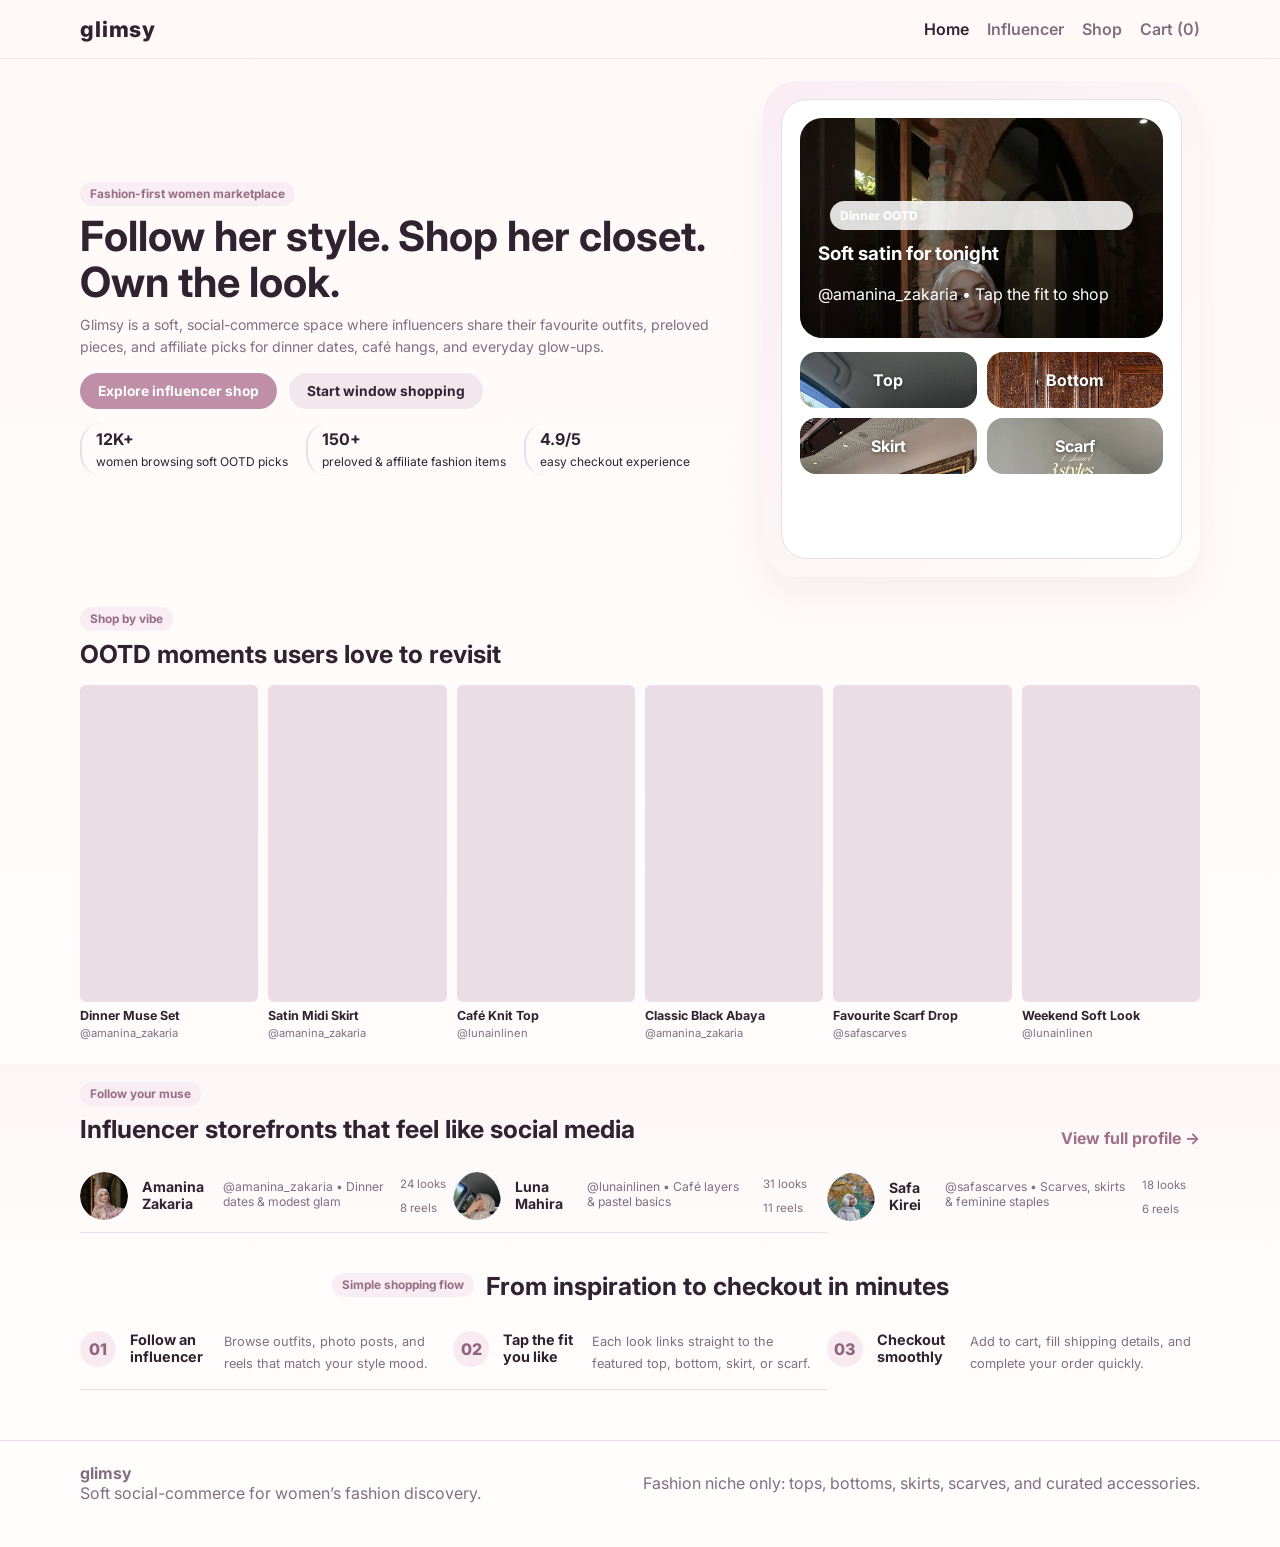
<file: index.html>
<!DOCTYPE html>
<html lang="en">
  <head>
    <meta charset="UTF-8" />
    <meta name="viewport" content="width=device-width, initial-scale=1.0" />
    <title>Glimsy | Influencer Fashion Marketplace</title>
    <link rel="preconnect" href="https://fonts.googleapis.com" />
    <link rel="preconnect" href="https://fonts.gstatic.com" crossorigin />
    <link
      href="https://fonts.googleapis.com/css2?family=Inter:wght@400;500;600;700;800&display=swap"
      rel="stylesheet"
    />
    <link rel="stylesheet" href="styles.css" />
  </head>
  <body data-page="home">
    <header class="site-header">
      <div class="container nav-wrap">
        <a class="brand" href="index.html">glimsy</a>
        <nav class="nav-links">
          <a href="index.html" class="active">Home</a>
          <a href="influencers.html">Influencer</a>
          <a href="shop.html">Shop</a>
          <a href="cart.html">Cart (<span data-cart-count>0</span>)</a>
        </nav>
      </div>
    </header>

    <main>
      <section class="hero-section">
        <div class="container hero-grid">
          <div>
            <span class="eyebrow">Fashion-first women marketplace</span>
            <h1>Follow her style. Shop her closet. Own the look.</h1>
            <p class="lead">
              Glimsy is a soft, social-commerce space where influencers share their
              favourite outfits, preloved pieces, and affiliate picks for dinner dates,
              café hangs, and everyday glow-ups.
            </p>
            <div class="cta-row">
              <a class="btn btn-primary" href="influencers.html">Explore influencer shop</a>
              <a class="btn btn-secondary" href="product.html?id=dinner-date-blouse">Start window shopping</a>
            </div>
            <div class="stats-row">
              <div class="stat-card">
                <strong>12K+</strong>
                <span>women browsing soft OOTD picks</span>
              </div>
              <div class="stat-card">
                <strong>150+</strong>
                <span>preloved & affiliate fashion items</span>
              </div>
              <div class="stat-card">
                <strong>4.9/5</strong>
                <span>easy checkout experience</span>
              </div>
            </div>
          </div>

          <div class="phone-mockup">
            <div class="phone-screen">
            <div class="mini-story-card" style="background-image:url('img/ig1.jpg')">
              <span class="badge">Dinner OOTD</span>
              <h3>Soft satin for tonight</h3>
              <p>@amanina_zakaria • Tap the fit to shop</p>
            </div>
            <div class="mini-grid">
              <div class="mini-tile" style="background-image:url('img/ig5.jpg')">Top</div>
              <div class="mini-tile" style="background-image:url('img/ig2.jpg')">Bottom</div>
              <div class="mini-tile" style="background-image:url('img/ig6.jpg')">Skirt</div>
              <div class="mini-tile" style="background-image:url('img/reel1.jpg')">Scarf</div>
              </div>
            </div>
          </div>
        </div>
      </section>

      <section class="section-block">
        <div class="container">
          <div class="section-heading">
            <div>
              <span class="eyebrow">Shop by vibe</span>
              <h2>OOTD moments users love to revisit</h2>
            </div>
          </div>
          <div class="ootd-scroll-row">
            <a class="ootd-reel" href="product.html?id=dinner-date-blouse">
              <div class="ootd-thumb">
                <video src="img/reel1.mp4" autoplay muted loop playsinline></video>
              </div>
              <p class="ootd-title">Dinner Muse Set</p>
              <span class="ootd-user">@amanina_zakaria</span>
            </a>
            <a class="ootd-reel" href="product.html?id=satin-midi-skirt">
              <div class="ootd-thumb">
                <video src="img/reel2.mp4" autoplay muted loop playsinline></video>
              </div>
              <p class="ootd-title">Satin Midi Skirt</p>
              <span class="ootd-user">@amanina_zakaria</span>
            </a>
            <a class="ootd-reel" href="product.html?id=cafe-knit-top">
              <div class="ootd-thumb">
                <video src="img/reel3.mp4" autoplay muted loop playsinline></video>
              </div>
              <p class="ootd-title">Café Knit Top</p>
              <span class="ootd-user">@lunainlinen</span>
            </a>
            <a class="ootd-reel" href="product.html?id=classic-black-abaya">
              <div class="ootd-thumb">
                <video src="img/reel1.mp4" autoplay muted loop playsinline style="object-position:center 20%"></video>
              </div>
              <p class="ootd-title">Classic Black Abaya</p>
              <span class="ootd-user">@amanina_zakaria</span>
            </a>
            <a class="ootd-reel" href="product.html?id=printed-hijab-scarf">
              <div class="ootd-thumb">
                <video src="img/reel2.mp4" autoplay muted loop playsinline></video>
              </div>
              <p class="ootd-title">Favourite Scarf Drop</p>
              <span class="ootd-user">@safascarves</span>
            </a>
            <a class="ootd-reel" href="product.html?id=cafe-knit-top">
              <div class="ootd-thumb">
                <video src="img/reel3.mp4" autoplay muted loop playsinline></video>
              </div>
              <p class="ootd-title">Weekend Soft Look</p>
              <span class="ootd-user">@lunainlinen</span>
            </a>
          </div>
        </div>
      </section>

      <section class="section-block tinted-section">
        <div class="container">
          <div class="section-heading">
            <div>
              <span class="eyebrow">Follow your muse</span>
              <h2>Influencer storefronts that feel like social media</h2>
            </div>
            <a class="text-link" href="influencers.html">View full profile &rarr;</a>
          </div>

          <div class="card-grid three-col creator-list">
            <article class="creator-card">
              <div class="creator-avatar"><img src="img/avatar.jpg" alt="Amanina Zakaria"></div>
              <h3>Amanina Zakaria</h3>
              <p>@amanina_zakaria • Dinner dates & modest glam</p>
              <div class="meta-row"><span>24 looks</span><span>8 reels</span></div>
            </article>
            <article class="creator-card">
              <div class="creator-avatar alt"><img src="img/ig5.jpg" alt="Luna Mahira"></div>
              <h3>Luna Mahira</h3>
              <p>@lunainlinen • Café layers & pastel basics</p>
              <div class="meta-row"><span>31 looks</span><span>11 reels</span></div>
            </article>
            <article class="creator-card">
              <div class="creator-avatar soft"><img src="img/look_extra2.jpg" alt="Safa Kirei"></div>
              <h3>Safa Kirei</h3>
              <p>@safascarves • Scarves, skirts & feminine staples</p>
              <div class="meta-row"><span>18 looks</span><span>6 reels</span></div>
            </article>
          </div>
        </div>
      </section>

      <section class="section-block">
        <div class="container">
          <div class="section-heading centered">
            <span class="eyebrow">Simple shopping flow</span>
            <h2>From inspiration to checkout in minutes</h2>
          </div>
          <div class="steps-grid">
            <article class="step-card">
              <span>01</span>
              <h3>Follow an influencer</h3>
              <p>Browse outfits, photo posts, and reels that match your style mood.</p>
            </article>
            <article class="step-card">
              <span>02</span>
              <h3>Tap the fit you like</h3>
              <p>Each look links straight to the featured top, bottom, skirt, or scarf.</p>
            </article>
            <article class="step-card">
              <span>03</span>
              <h3>Checkout smoothly</h3>
              <p>Add to cart, fill shipping details, and complete your order quickly.</p>
            </article>
          </div>
        </div>
      </section>
    </main>

    <footer class="site-footer">
      <div class="container footer-wrap">
        <div>
          <strong>glimsy</strong>
          <p>Soft social-commerce for women’s fashion discovery.</p>
        </div>
        <p>Fashion niche only: tops, bottoms, skirts, scarves, and curated accessories.</p>
      </div>
    </footer>

    <script src="script.js"></script>
  </body>
</html>
</file>
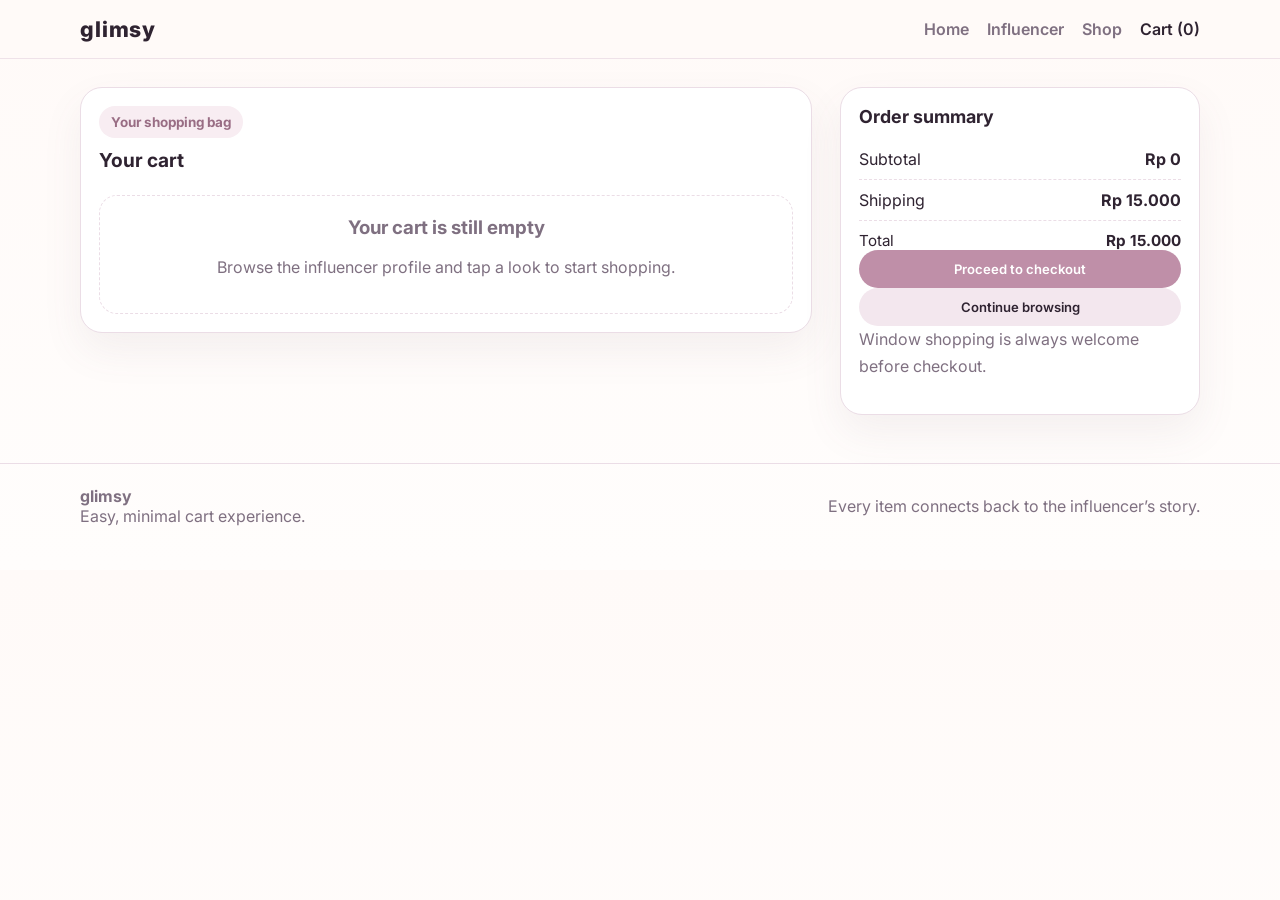
<file: cart.html>
<!DOCTYPE html>
<html lang="en">
  <head>
    <meta charset="UTF-8" />
    <meta name="viewport" content="width=device-width, initial-scale=1.0" />
    <title>Add to Cart | Glimsy</title>
    <link rel="preconnect" href="https://fonts.googleapis.com" />
    <link rel="preconnect" href="https://fonts.gstatic.com" crossorigin />
    <link
      href="https://fonts.googleapis.com/css2?family=Inter:wght@400;500;600;700;800&display=swap"
      rel="stylesheet"
    />
    <link rel="stylesheet" href="styles.css" />
  </head>
  <body data-page="cart">
    <header class="site-header">
      <div class="container nav-wrap">
        <a class="brand" href="index.html">glimsy</a>
        <nav class="nav-links">
          <a href="index.html">Home</a>
          <a href="influencers.html">Influencer</a>
          <a href="shop.html">Shop</a>
          <a href="cart.html" class="active">Cart (<span data-cart-count>0</span>)</a>
        </nav>
      </div>
    </header>

    <main class="page-shell">
      <div class="container two-column-layout">
        <section class="panel-card">
          <div class="section-heading">
            <div>
              <span class="eyebrow">Your shopping bag</span>
              <h1>Your cart</h1>
            </div>
          </div>
          <div id="cart-items" class="cart-items"></div>
        </section>

        <aside class="panel-card summary-card">
          <h2>Order summary</h2>
          <div class="summary-row"><span>Subtotal</span><strong id="subtotal-value">Rp0</strong></div>
          <div class="summary-row"><span>Shipping</span><strong id="shipping-value">Rp15.000</strong></div>
          <div class="summary-row total"><span>Total</span><strong id="total-value">Rp15.000</strong></div>
          <a class="btn btn-primary full-width" href="checkout.html">Proceed to checkout</a>
          <a class="btn btn-secondary full-width" href="influencers.html">Continue browsing</a>
          <p class="subtle-note">Window shopping is always welcome before checkout.</p>
        </aside>
      </div>
    </main>

    <footer class="site-footer">
      <div class="container footer-wrap">
        <div>
          <strong>glimsy</strong>
          <p>Easy, minimal cart experience.</p>
        </div>
        <p>Every item connects back to the influencer’s story.</p>
      </div>
    </footer>

    <script src="script.js"></script>
  </body>
</html>
</file>
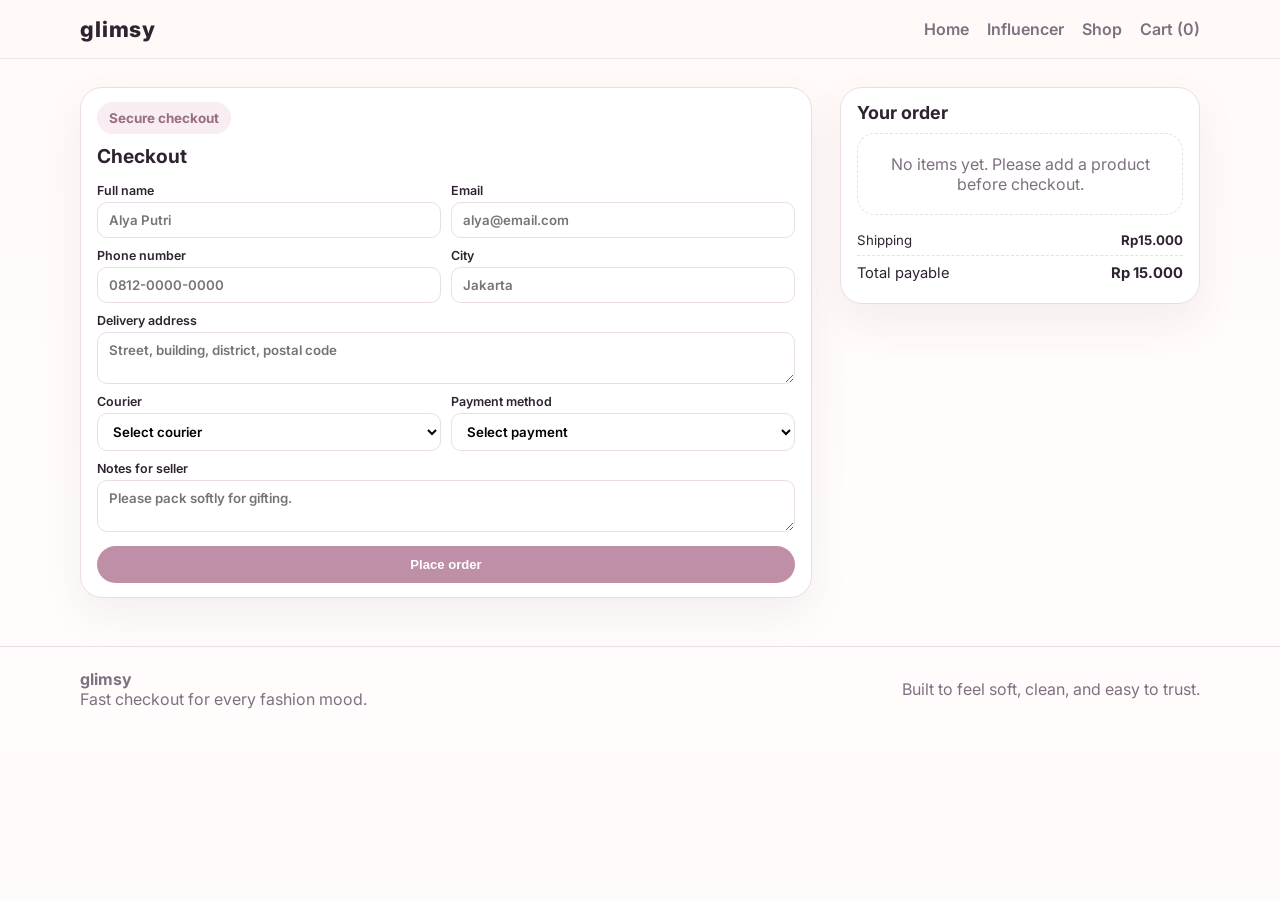
<file: checkout.html>
<!DOCTYPE html>
<html lang="en">
  <head>
    <meta charset="UTF-8" />
    <meta name="viewport" content="width=device-width, initial-scale=1.0" />
    <title>Checkout | Glimsy</title>
    <link rel="preconnect" href="https://fonts.googleapis.com" />
    <link rel="preconnect" href="https://fonts.gstatic.com" crossorigin />
    <link
      href="https://fonts.googleapis.com/css2?family=Inter:wght@400;500;600;700;800&display=swap"
      rel="stylesheet"
    />
    <link rel="stylesheet" href="styles.css" />
  </head>
  <body data-page="checkout">
    <header class="site-header">
      <div class="container nav-wrap">
        <a class="brand" href="index.html">glimsy</a>
        <nav class="nav-links">
          <a href="index.html">Home</a>
          <a href="influencers.html">Influencer</a>
          <a href="shop.html">Shop</a>
          <a href="cart.html">Cart (<span data-cart-count>0</span>)</a>
        </nav>
      </div>
    </header>

    <main class="page-shell">
      <div class="container two-column-layout">
        <section class="panel-card">
          <div class="section-heading">
            <div>
              <span class="eyebrow">Secure checkout</span>
              <h1>Checkout</h1>
            </div>
          </div>

          <form id="checkout-form" class="checkout-form">
            <div class="form-grid">
              <label>
                Full name
                <input type="text" placeholder="Alya Putri" required />
              </label>
              <label>
                Email
                <input type="email" placeholder="alya@email.com" required />
              </label>
              <label>
                Phone number
                <input type="tel" placeholder="0812-0000-0000" required />
              </label>
              <label>
                City
                <input type="text" placeholder="Jakarta" required />
              </label>
            </div>

            <label>
              Delivery address
              <textarea rows="2" placeholder="Street, building, district, postal code" required></textarea>
            </label>

            <div class="form-grid">
              <label>
                Courier
                <select required>
                  <option value="">Select courier</option>
                  <option>Instant delivery</option>
                  <option>Regular shipping</option>
                  <option>Next day</option>
                </select>
              </label>
              <label>
                Payment method
                <select required>
                  <option value="">Select payment</option>
                  <option>Virtual account</option>
                  <option>E-wallet</option>
                  <option>Credit / debit card</option>
                </select>
              </label>
            </div>

            <label>
              Notes for seller
              <textarea rows="2" placeholder="Please pack softly for gifting."></textarea>
            </label>

            <button type="submit" class="btn btn-primary full-width">Place order</button>
          </form>
        </section>

        <aside class="panel-card summary-card">
          <h2>Your order</h2>
          <div id="checkout-summary" class="checkout-summary"></div>
          <div class="summary-row"><span>Shipping</span><strong>Rp15.000</strong></div>
          <div class="summary-row total"><span>Total payable</span><strong id="checkout-total">Rp15.000</strong></div>
        </aside>
      </div>
    </main>

    <footer class="site-footer">
      <div class="container footer-wrap">
        <div>
          <strong>glimsy</strong>
          <p>Fast checkout for every fashion mood.</p>
        </div>
        <p>Built to feel soft, clean, and easy to trust.</p>
      </div>
    </footer>

    <script src="script.js"></script>
  </body>
</html>
</file>
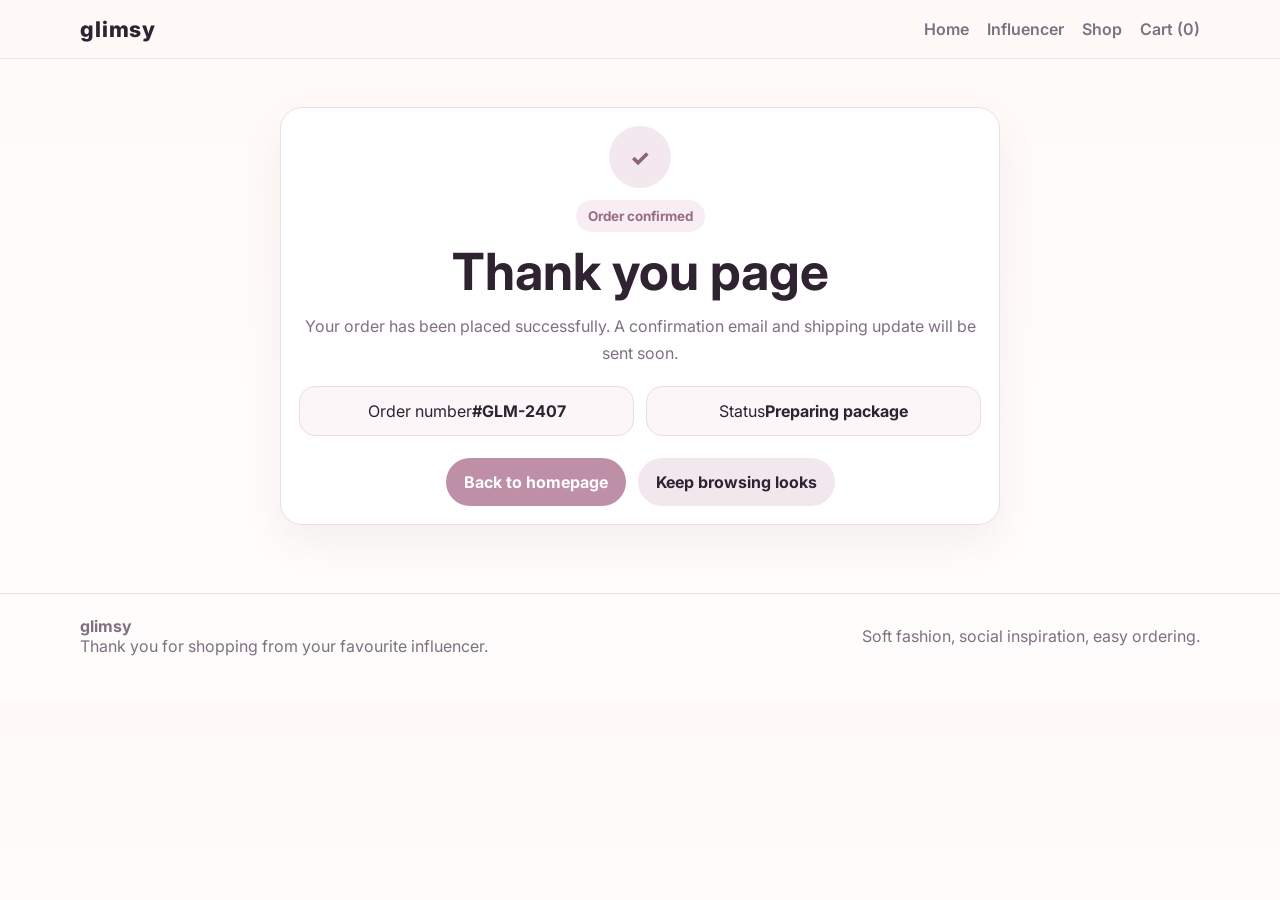
<file: thank-you.html>
<!DOCTYPE html>
<html lang="en">
  <head>
    <meta charset="UTF-8" />
    <meta name="viewport" content="width=device-width, initial-scale=1.0" />
    <title>Thank You | Glimsy</title>
    <link rel="preconnect" href="https://fonts.googleapis.com" />
    <link rel="preconnect" href="https://fonts.gstatic.com" crossorigin />
    <link
      href="https://fonts.googleapis.com/css2?family=Inter:wght@400;500;600;700;800&display=swap"
      rel="stylesheet"
    />
    <link rel="stylesheet" href="styles.css" />
  </head>
  <body data-page="thank-you">
    <header class="site-header">
      <div class="container nav-wrap">
        <a class="brand" href="index.html">glimsy</a>
        <nav class="nav-links">
          <a href="index.html">Home</a>
          <a href="influencers.html">Influencer</a>
          <a href="shop.html">Shop</a>
          <a href="cart.html">Cart (<span data-cart-count>0</span>)</a>
        </nav>
      </div>
    </header>

    <main class="page-shell">
      <div class="container narrow-wrap">
        <section class="thank-you-card">
          <div class="success-badge">✓</div>
          <span class="eyebrow">Order confirmed</span>
          <h1>Thank you page</h1>
          <p>
            Your order has been placed successfully. A confirmation email and shipping
            update will be sent soon.
          </p>
          <div class="order-box">
            <div><span>Order number</span><strong>#GLM-2407</strong></div>
            <div><span>Status</span><strong>Preparing package</strong></div>
          </div>
          <div class="cta-row center">
            <a class="btn btn-primary" href="index.html">Back to homepage</a>
            <a class="btn btn-secondary" href="influencers.html">Keep browsing looks</a>
          </div>
        </section>
      </div>
    </main>

    <footer class="site-footer">
      <div class="container footer-wrap">
        <div>
          <strong>glimsy</strong>
          <p>Thank you for shopping from your favourite influencer.</p>
        </div>
        <p>Soft fashion, social inspiration, easy ordering.</p>
      </div>
    </footer>

    <script src="script.js"></script>
  </body>
</html>
</file>
<file: styles.css>
:root {
  --bg: #fffaf8;
  --card: #ffffff;
  --text: #2f2331;
  --muted: #7f7081;
  --line: #ebdde6;
  --primary: #bf8fa8;
  --primary-dark: #9f7088;
  --secondary: #f3e7ee;
  --shadow: 0 18px 40px rgba(113, 86, 104, 0.08);
  --radius: 22px;
}

* {
  box-sizing: border-box;
}

html {
  scroll-behavior: smooth;
}

body {
  margin: 0;
  font-family: "Inter", sans-serif;
  background: linear-gradient(180deg, #fffaf8 0%, #fffdfc 100%);
  color: var(--text);
}

a {
  color: inherit;
  text-decoration: none;
}

img {
  max-width: 100%;
}

.container {
  width: min(1120px, calc(100% - 32px));
  margin: 0 auto;
}

.site-header {
  position: sticky;
  top: 0;
  z-index: 20;
  backdrop-filter: blur(14px);
  background: rgba(255, 250, 248, 0.9);
  border-bottom: 1px solid rgba(235, 221, 230, 0.8);
}

/* ─── Signup Discount Bar ───────────────────────────────────────────────── */
.signup-bar {
  background: linear-gradient(90deg, #2d1b2e 0%, #4a2040 50%, #2d1b2e 100%);
  color: white;
  position: relative;
  z-index: 30;
  overflow: hidden;
}

.signup-bar::before {
  content: '';
  position: absolute;
  inset: 0;
  background: repeating-linear-gradient(
    90deg,
    rgba(255,255,255,0.03) 0px,
    rgba(255,255,255,0.03) 1px,
    transparent 1px,
    transparent 60px
  );
  pointer-events: none;
}

.signup-bar-inner {
  display: flex;
  align-items: center;
  justify-content: center;
  gap: 20px;
  padding: 12px 52px 12px 20px;
  max-width: 1100px;
  margin: 0 auto;
  flex-wrap: wrap;
  position: relative;
}

.signup-bar-text {
  display: flex;
  align-items: center;
  gap: 10px;
  font-size: 0.88rem;
  white-space: nowrap;
  flex-shrink: 0;
}

.signup-bar-tag {
  background: rgba(255,255,255,0.15);
  border: 1px solid rgba(255,255,255,0.3);
  padding: 3px 10px;
  border-radius: 999px;
  font-size: 0.72rem;
  font-weight: 700;
  letter-spacing: 0.08em;
  text-transform: uppercase;
  white-space: nowrap;
}

.signup-bar-form {
  display: flex;
  gap: 8px;
  flex-shrink: 0;
}

.signup-bar-input {
  padding: 9px 16px;
  border-radius: 999px;
  border: 1.5px solid rgba(255,255,255,0.3);
  background: rgba(255,255,255,0.1);
  color: white;
  font-size: 0.84rem;
  font-family: inherit;
  width: 210px;
  outline: none;
  transition: border-color 0.2s, background 0.2s;
}

.signup-bar-input::placeholder {
  color: rgba(255,255,255,0.5);
}

.signup-bar-input:focus {
  border-color: rgba(255,255,255,0.65);
  background: rgba(255,255,255,0.16);
}

.signup-bar-btn {
  padding: 9px 20px;
  border-radius: 999px;
  border: none;
  background: white;
  color: #2d1b2e;
  font-size: 0.84rem;
  font-weight: 800;
  cursor: pointer;
  font-family: inherit;
  white-space: nowrap;
  transition: background 0.2s, transform 0.15s;
}

.signup-bar-btn:hover {
  background: #f8edf2;
  transform: scale(1.03);
}

.signup-bar-close {
  position: absolute;
  right: 14px;
  top: 50%;
  transform: translateY(-50%);
  background: none;
  border: none;
  color: rgba(255,255,255,0.6);
  font-size: 1.4rem;
  cursor: pointer;
  line-height: 1;
  padding: 4px;
  transition: color 0.2s;
  font-family: inherit;
}

.signup-bar-close:hover {
  color: white;
}

.signup-bar-success {
  display: none;
  align-items: center;
  justify-content: center;
  gap: 16px;
  padding: 12px 52px 12px 20px;
  max-width: 1100px;
  margin: 0 auto;
  font-size: 0.9rem;
  position: relative;
}

.signup-bar-success strong {
  background: rgba(255,255,255,0.18);
  padding: 2px 10px;
  border-radius: 6px;
  letter-spacing: 0.04em;
}

.signup-bar.dismissed {
  display: none;
}

.signup-bar.show-success .signup-bar-inner {
  display: none;
}

.signup-bar.show-success .signup-bar-success {
  display: flex;
}

@media (max-width: 640px) {
  .signup-bar-text { font-size: 0.8rem; }
  .signup-bar-input { width: 150px; font-size: 0.8rem; }
  .signup-bar-btn { font-size: 0.78rem; padding: 8px 14px; }
}

.nav-wrap {
  display: flex;
  justify-content: space-between;
  align-items: center;
  padding: 16px 0;
  gap: 16px;
}

.brand {
  font-size: 1.35rem;
  font-weight: 800;
  letter-spacing: 0.04em;
  text-transform: lowercase;
}

.nav-links {
  display: flex;
  gap: 18px;
  flex-wrap: wrap;
  align-items: center;
}

.nav-links a {
  color: var(--muted);
  font-weight: 600;
}

.nav-links a.active,
.nav-links a:hover {
  color: var(--text);
}

.hero-section {
  padding: 56px 0 32px;
}

.hero-grid,
.two-column-layout,
.product-layout {
  display: grid;
  gap: 28px;
}

.hero-grid {
  grid-template-columns: 1.2fr 0.8fr;
  align-items: center;
}

h1,
h2,
h3,
p {
  margin-top: 0;
}

h1 {
  font-size: clamp(2.3rem, 4vw, 3.6rem);
  line-height: 1.08;
  margin-bottom: 14px;
}

h2 {
  font-size: clamp(1.6rem, 2.5vw, 2.2rem);
  margin-bottom: 8px;
}

.lead,
.product-copy,
.profile-bio,
.card-copy p,
.step-card p,
.reel-card p,
.subtle-note,
.thank-you-card p {
  color: var(--muted);
  line-height: 1.7;
}

.eyebrow {
  display: inline-flex;
  align-items: center;
  gap: 8px;
  padding: 8px 12px;
  border-radius: 999px;
  background: #f8edf2;
  color: #996d84;
  font-size: 0.84rem;
  font-weight: 700;
  margin-bottom: 12px;
}

.cta-row,
.stats-row,
.chip-row,
.meta-row,
.footer-wrap,
.thumb-row,
.size-row,
.tab-row {
  display: flex;
  flex-wrap: wrap;
  gap: 12px;
}

.cta-row.center {
  justify-content: center;
}

.btn {
  border: 0;
  border-radius: 999px;
  padding: 14px 18px;
  font-weight: 700;
  cursor: pointer;
  transition: 0.2s ease;
  display: inline-flex;
  align-items: center;
  justify-content: center;
}

.btn:hover {
  transform: translateY(-1px);
}

.btn-primary {
  background: var(--primary);
  color: white;
}

.btn-primary:hover {
  background: var(--primary-dark);
}

.btn-secondary {
  background: var(--secondary);
  color: var(--text);
}

.full-width {
  width: 100%;
}

.stat-card,
.feed-card,
.creator-card,
.step-card,
.panel-card,
.reel-card,
.thank-you-card,
.note-box {
  background: var(--card);
  border: 1px solid var(--line);
  border-radius: var(--radius);
  box-shadow: var(--shadow);
}

.stats-row {
  margin-top: 22px;
}

.stat-card {
  flex: 1 1 160px;
  padding: 16px;
}

.stat-card strong {
  display: block;
  font-size: 1.25rem;
  margin-bottom: 4px;
}

.phone-mockup {
  background: linear-gradient(135deg, #f9edf3, #fffdf9);
  border-radius: 34px;
  padding: 18px;
  box-shadow: var(--shadow);
}

.phone-screen {
  min-height: 460px;
  border-radius: 26px;
  background: #fff;
  padding: 18px;
  border: 1px solid var(--line);
}

.mini-story-card {
  min-height: 220px;
  border-radius: 22px;
  padding: 18px;
  display: flex;
  flex-direction: column;
  justify-content: flex-end;
  color: #4f3245;
}

.mini-grid {
  display: grid;
  grid-template-columns: repeat(2, 1fr);
  gap: 10px;
  margin-top: 14px;
}

.mini-tile {
  background: #fbf4f7;
  border-radius: 16px;
  padding: 18px 12px;
  text-align: center;
  border: 1px solid var(--line);
  font-weight: 700;
}

.section-block {
  padding: 28px 0 34px;
}

.section-block.compact {
  padding-top: 20px;
}

.section-heading {
  display: flex;
  justify-content: space-between;
  align-items: end;
  gap: 12px;
  margin-bottom: 18px;
}

.section-heading.centered {
  justify-content: center;
  text-align: center;
}

.text-link {
  color: var(--primary-dark);
  font-weight: 700;
}

.chip,
.tab,
.size-pill {
  padding: 9px 14px;
  border-radius: 999px;
  border: 1px solid var(--line);
  background: #fff;
  color: var(--muted);
  font-weight: 600;
}

/* Size chart link */
.size-chart-link {
  background: none;
  border: none;
  padding: 0;
  margin-top: 2px;
  font: inherit;
  font-size: 0.78rem;
  color: var(--primary, #a06080);
  cursor: pointer;
  text-decoration: underline;
  text-underline-offset: 3px;
  display: inline-flex;
  align-items: center;
  gap: 4px;
}
.size-chart-link:hover { opacity: 0.75; }

/* Size chart modal overlay */
.size-chart-overlay {
  display: none;
  position: fixed;
  inset: 0;
  background: rgba(0,0,0,0.45);
  z-index: 200;
  align-items: center;
  justify-content: center;
  padding: 20px;
}
.size-chart-overlay.active { display: flex; }

.size-chart-modal {
  background: #fff;
  border-radius: 16px;
  padding: 24px 22px 20px;
  width: 100%;
  max-width: 480px;
  position: relative;
  box-shadow: 0 12px 40px rgba(0,0,0,0.18);
}

.size-chart-close {
  position: absolute;
  top: 12px;
  right: 14px;
  background: none;
  border: none;
  font-size: 1.4rem;
  line-height: 1;
  cursor: pointer;
  color: var(--muted, #888);
  padding: 4px;
}
.size-chart-close:hover { color: var(--text); }

.size-chart-title {
  font-size: 1rem;
  font-weight: 700;
  margin: 0 0 2px;
}

.size-chart-note {
  font-size: 0.74rem;
  color: var(--muted, #888);
  margin: 0 0 14px;
}

.size-chart-table-wrap { overflow-x: auto; }

.size-chart-table {
  width: 100%;
  border-collapse: collapse;
  font-size: 0.82rem;
}
.size-chart-table th,
.size-chart-table td {
  padding: 8px 12px;
  text-align: center;
  border-bottom: 1px solid #f0e4eb;
}
.size-chart-table thead th {
  background: #fdf3f7;
  font-weight: 700;
  font-size: 0.76rem;
  text-transform: uppercase;
  letter-spacing: 0.05em;
  color: #8f5f77;
}
.size-chart-table tbody tr:last-child td { border-bottom: none; }
.size-chart-table tbody td:first-child { font-weight: 700; }

.size-chart-tip {
  font-size: 0.73rem;
  color: var(--muted, #888);
  margin: 12px 0 0;
  padding-top: 10px;
  border-top: 1px dashed #f0e4eb;
}

@media (max-width: 640px) {
  .size-chart-modal {
    padding: 20px 16px 16px;
    border-radius: 14px;
  }
  .size-chart-table th,
  .size-chart-table td {
    padding: 7px 8px;
    font-size: 0.78rem;
  }
}


.chip.active,
.tab.active,
.size-pill.active {
  background: #f8edf2;
  color: #8f5f77;
  border-color: #efd8e4;
}

.card-grid {
  display: grid;
  gap: 18px;
}

.card-grid.three-col,
.reels-grid,
.steps-grid {
  grid-template-columns: repeat(3, minmax(0, 1fr));
}

.card-grid.four-col {
  grid-template-columns: repeat(4, minmax(0, 1fr));
}

.feed-card,
.look-card {
  overflow: hidden;
}

.visual,
.product-visual,
.reel-thumb,
.thumb-card {
  border-radius: 18px;
  min-height: 170px;
  position: relative;
}

.visual,
.product-visual,
.reel-thumb,
.thumb-card {
  border: 1px solid rgba(255, 255, 255, 0.6);
}

/* Portrait 9:16 card — used for look cards, Instagram grid, video thumbs */
.portrait-card {
  aspect-ratio: 9 / 16;
  min-height: unset !important;
  display: flex;
  flex-direction: column;
  justify-content: space-between;
  padding: 12px;
  overflow: hidden;
  position: relative;
}

/* Full-bleed photo inside a portrait card */
.card-photo {
  position: absolute;
  inset: 0;
  width: 100%;
  height: 100%;
  object-fit: cover;
  object-position: center top;
  border-radius: inherit;
  display: block;
  z-index: 0;
  max-width: unset;
}

/* Soft vignette overlay so text stays readable on photos */
.visual.portrait-card::after,
.video-thumb.portrait-card::after,
.ig-card::after {
  content: '';
  position: absolute;
  inset: 0;
  background: linear-gradient(
    180deg,
    rgba(0,0,0,0.14) 0%,
    transparent 30%,
    transparent 55%,
    rgba(0,0,0,0.32) 100%
  );
  border-radius: inherit;
  pointer-events: none;
  z-index: 1;
}

/* Badges and labels always above photo + overlay */
.portrait-card .badge,
.portrait-card .look-label,
.portrait-card .play-icon,
.portrait-card .video-duration,
.ig-card .badge,
.ig-card .ig-meta,
.ig-card .ig-product-strip {
  position: relative;
  z-index: 2;
}

.look-label {
  display: inline-flex;
  align-self: flex-start;
  padding: 5px 10px;
  border-radius: 999px;
  background: rgba(255, 255, 255, 0.86);
  font-size: 0.75rem;
  font-weight: 800;
  color: var(--text);
}

/* Product name + price overlay inside video cards */
.look-product-strip {
  position: absolute;
  bottom: 0;
  left: 0;
  right: 0;
  z-index: 2;
  padding: 10px 12px;
  display: none; /* hidden on desktop — card-copy shows below */
  flex-direction: column;
  gap: 1px;
  background: linear-gradient(to top, rgba(0,0,0,0.62) 0%, transparent 100%);
}

.look-product-name {
  font-size: 0.82rem;
  font-weight: 700;
  color: white;
  text-shadow: 0 1px 5px rgba(0,0,0,0.5);
  white-space: nowrap;
  overflow: hidden;
  text-overflow: ellipsis;
}

.look-product-price {
  font-size: 0.74rem;
  font-weight: 600;
  color: rgba(255,255,255,0.9);
  text-shadow: 0 1px 4px rgba(0,0,0,0.4);
}

/* Instagram grid — 3 portrait columns */
.ig-grid {
  display: grid;
  grid-template-columns: repeat(3, minmax(0, 1fr));
  gap: 10px;
}

.ig-card {
  aspect-ratio: 1 / 1;
  border-radius: 18px;
  display: flex;
  flex-direction: column;
  justify-content: space-between;
  padding: 10px;
  overflow: hidden;
  cursor: pointer;
  position: relative;
  transition: transform 0.2s ease, box-shadow 0.2s ease;
  text-decoration: none;
}

.ig-card:hover {
  transform: translateY(-3px);
  box-shadow: 0 22px 44px rgba(113, 86, 104, 0.14);
}

.ig-card:hover .ig-product-strip {
  opacity: 1;
  transform: translateY(0);
}

.ig-badge {
  align-self: flex-start;
}

/* Stronger gradient for the product strip readability */
.ig-card::after {
  background: linear-gradient(
    180deg,
    rgba(0,0,0,0.18) 0%,
    transparent 28%,
    transparent 42%,
    rgba(0,0,0,0.68) 100%
  ) !important;
}

.ig-product-strip {
  display: flex;
  align-items: flex-end;
  justify-content: space-between;
  gap: 8px;
  opacity: 0;
  transform: translateY(6px);
  transition: opacity 0.25s ease, transform 0.25s ease;
}

/* Always show strip on touch devices */
@media (hover: none) {
  .ig-product-strip {
    opacity: 1;
    transform: none;
  }
}

.ig-product-info {
  display: flex;
  flex-direction: column;
  gap: 2px;
  min-width: 0;
}

.ig-product-name {
  font-size: 0.8rem;
  font-weight: 700;
  color: white;
  text-shadow: 0 1px 6px rgba(0,0,0,0.5);
  white-space: nowrap;
  overflow: hidden;
  text-overflow: ellipsis;
  max-width: 120px;
  display: block;
}

.ig-product-price {
  font-size: 0.76rem;
  font-weight: 800;
  color: rgba(255,255,255,0.92);
  text-shadow: 0 1px 4px rgba(0,0,0,0.4);
}

.ig-shop-pill {
  flex-shrink: 0;
  background: white;
  color: var(--text);
  font-size: 0.7rem;
  font-weight: 800;
  padding: 5px 11px;
  border-radius: 999px;
  white-space: nowrap;
  box-shadow: 0 2px 8px rgba(0,0,0,0.18);
}

/* Look tabs — tab content visibility */
.tab-content-hidden {
  display: none !important;
}

/* Videos grid */
.videos-grid {
  display: grid;
  grid-template-columns: repeat(3, minmax(0, 1fr));
  gap: 18px;
}

.video-card {
  background: var(--card);
  border: 1px solid var(--line);
  border-radius: var(--radius);
  overflow: hidden;
  box-shadow: var(--shadow);
}

/* video-thumb is now an <a> tag — keep it block + no underline */
.video-thumb {
  display: flex;
  text-decoration: none;
  position: relative;
}

.video-duration {
  position: absolute;
  bottom: 12px;
  right: 12px;
  background: rgba(47, 35, 49, 0.7);
  color: white;
  font-size: 0.76rem;
  font-weight: 700;
  padding: 4px 9px;
  border-radius: 999px;
}

.card-copy,
.creator-card,
.step-card,
.panel-card,
.thank-you-card,
.reel-card {
  padding: 18px;
}

.badge {
  display: inline-flex;
  padding: 7px 10px;
  border-radius: 999px;
  background: rgba(255, 255, 255, 0.86);
  font-size: 0.75rem;
  font-weight: 800;
  margin: 12px;
}

/* Hide product badge — type is shown in meta list */
body[data-page="product"] .badge {
  display: none;
}

/* Look card meta: stars + price row */
.look-card-meta {
  display: flex;
  align-items: center;
  gap: 8px;
  margin-top: 4px;
  flex-wrap: wrap;
}

.look-card-stars {
  display: flex;
  gap: 1px;
}

.look-card-price {
  font-size: 0.82rem;
  font-weight: 700;
  color: var(--text);
}

.creator-card {
  text-align: center;
}

.creator-avatar {
  width: 68px;
  height: 68px;
  border-radius: 50%;
  margin: 0 auto 14px;
  display: grid;
  place-items: center;
  font-weight: 800;
  background: linear-gradient(135deg, #f3dbe6, #fff8fa);
  color: #875d74;
}

.creator-avatar.alt {
  background: linear-gradient(135deg, #e9e4f6, #fbf9ff);
}

.creator-avatar.soft {
  background: linear-gradient(135deg, #f4ecdf, #fffdfa);
}

.meta-row {
  justify-content: center;
  color: var(--muted);
  font-size: 0.92rem;
}

.tinted-section {
  background: linear-gradient(180deg, rgba(248, 237, 242, 0.45), rgba(255, 250, 248, 0));
}

.steps-grid {
  display: grid;
  gap: 18px;
}

.step-card span {
  display: inline-grid;
  width: 36px;
  height: 36px;
  place-items: center;
  border-radius: 50%;
  background: #f7ebf1;
  color: #91657c;
  font-weight: 800;
  margin-bottom: 10px;
}

.site-footer {
  border-top: 1px solid var(--line);
  margin-top: 30px;
}

.footer-wrap {
  justify-content: space-between;
  align-items: center;
  padding: 22px 0 28px;
  color: var(--muted);
}

.page-shell {
  padding: 28px 0 18px;
}

/* ─── Hero Banner Slider ───────────────────────────────────────────────── */
.hero-slider {
  position: relative;
  height: 440px;
  overflow: hidden;
  cursor: pointer;
  background: linear-gradient(135deg, #f8dfe9, #faf6ef);
}

.hero-slides {
  display: flex;
  height: 100%;
  transition: transform 0.6s cubic-bezier(0.4, 0, 0.2, 1);
  will-change: transform;
}

.hero-slide {
  min-width: 100%;
  height: 100%;
  position: relative;
  text-decoration: none;
  display: block;
  overflow: hidden;
}

.hero-slide-img {
  position: absolute;
  inset: 0;
  width: 100%;
  height: 100%;
  object-fit: cover;
  object-position: center 35%;
  max-width: unset;
  display: block;
  transition: transform 0.6s ease;
}

.hero-slide:hover .hero-slide-img {
  transform: scale(1.03);
}

.hero-slide-overlay {
  position: absolute;
  inset: 0;
  background: linear-gradient(
    to bottom,
    rgba(0,0,0,0.04) 0%,
    rgba(0,0,0,0.08) 35%,
    rgba(0,0,0,0.52) 80%,
    rgba(0,0,0,0.64) 100%
  );
}

.hero-slide-content {
  position: absolute;
  bottom: 0;
  left: 0;
  right: 0;
  padding: 32px 36px;
  z-index: 2;
}

.hero-slide-tag {
  display: inline-flex;
  background: rgba(255,255,255,0.2);
  backdrop-filter: blur(10px);
  border: 1px solid rgba(255,255,255,0.4);
  color: white;
  font-size: 0.75rem;
  font-weight: 700;
  padding: 5px 14px;
  border-radius: 999px;
  letter-spacing: 0.1em;
  text-transform: uppercase;
  margin-bottom: 11px;
}

.hero-slide-title {
  font-size: clamp(1.6rem, 3.5vw, 2.5rem);
  font-weight: 800;
  color: white;
  margin: 0 0 7px;
  text-shadow: 0 2px 14px rgba(0,0,0,0.3);
  line-height: 1.15;
}

.hero-slide-sub {
  font-size: 0.96rem;
  color: rgba(255,255,255,0.88);
  margin: 0 0 20px;
  text-shadow: 0 1px 6px rgba(0,0,0,0.25);
}

.hero-slide-btn {
  display: inline-flex;
  align-items: center;
  gap: 6px;
  background: white;
  color: var(--text);
  font-size: 0.88rem;
  font-weight: 700;
  padding: 11px 24px;
  border-radius: 999px;
  transition: background 0.2s, transform 0.2s;
  box-shadow: 0 4px 16px rgba(0,0,0,0.18);
}

.hero-slide:hover .hero-slide-btn {
  background: #f8edf2;
  transform: translateX(3px);
}

.hero-prev,
.hero-next {
  position: absolute;
  top: 50%;
  transform: translateY(-50%);
  width: 44px;
  height: 44px;
  border-radius: 50%;
  background: rgba(255,255,255,0.18);
  backdrop-filter: blur(10px);
  border: 1.5px solid rgba(255,255,255,0.45);
  color: white;
  font-size: 1.8rem;
  cursor: pointer;
  display: grid;
  place-items: center;
  z-index: 10;
  transition: background 0.2s, transform 0.2s;
  line-height: 1;
  padding: 0;
}

.hero-prev { left: 18px; }
.hero-next { right: 18px; }

.hero-prev:hover,
.hero-next:hover {
  background: rgba(255,255,255,0.35);
  border-color: white;
}

.hero-prev:hover { transform: translateY(-50%) translateX(-2px); }
.hero-next:hover { transform: translateY(-50%) translateX(2px); }

.hero-dots {
  position: absolute;
  bottom: 20px;
  right: 30px;
  display: flex;
  gap: 7px;
  z-index: 10;
}

.hero-dot {
  width: 8px;
  height: 8px;
  border-radius: 50%;
  border: 1.5px solid rgba(255,255,255,0.65);
  background: rgba(255,255,255,0.28);
  cursor: pointer;
  padding: 0;
  transition: background 0.25s, transform 0.25s, width 0.25s;
}

.hero-dot.active {
  background: white;
  width: 22px;
  border-radius: 999px;
  border-color: white;
}

.profile-hero {
  overflow: hidden;
  border-radius: 28px;
  background: #fff;
  border: 1px solid var(--line);
  box-shadow: var(--shadow);
}

.profile-box {
  display: grid;
  grid-template-columns: auto 1fr;
  gap: 22px;
  padding: 24px;
  align-items: center;
}

/* Desktop layout: avatar spans both rows col1; name-block + profile-main stack in col2 */
.profile-avatar-large {
  width: 120px;
  height: 120px;
  grid-row: 1 / 3;
  grid-column: 1;
  margin: 0;
  border: 4px solid #fff;
  overflow: hidden;
  border-radius: 50%;
  flex-shrink: 0;
  align-self: center;
  box-shadow: 0 4px 18px rgba(0,0,0,0.12);
}

/* profile-name-block: col2 row1 */
.profile-name-block {
  grid-column: 2;
  grid-row: 1;
  align-self: end;
}
.profile-name-block h1 {
  margin: 0 0 4px;
}
.profile-name-block p {
  margin: 0;
  color: var(--muted);
  font-size: 0.95rem;
}

/* follow button row */
.profile-top-actions {
  margin-bottom: 6px;
}

/* profile-main: col2 row2 */
.profile-main {
  grid-column: 2;
  grid-row: 2;
}

.profile-avatar-large img {
  width: 100%;
  height: 100%;
  object-fit: cover;
  object-position: center center;
  border-radius: 50%;
  display: block;
}

.title-row {
  display: flex;
  justify-content: space-between;
  gap: 16px;
  align-items: start;
}

.profile-stats {
  display: flex;
  gap: 16px;
  flex-wrap: wrap;
  color: var(--muted);
  margin: 8px 0;
}

.reels-grid {
  display: grid;
  gap: 18px;
}

.reel-thumb {
  min-height: 230px;
  display: grid;
  place-items: center;
}

.play-icon {
  width: 56px;
  height: 56px;
  border-radius: 50%;
  display: grid;
  place-items: center;
  background: rgba(255, 255, 255, 0.88);
  font-weight: 800;
  color: #835f72;
}

.product-layout {
  grid-template-columns: 1.1fr 0.9fr;
  align-items: start;
}

/* Photo overlay: name+price shown inside image on mobile, hidden on desktop */
.product-photo-info {
  display: none;
}

.product-visual {
  min-height: 420px;
}

.thumb-row {
  margin-top: 12px;
}

.thumb-card {
  flex: 1;
  min-height: 86px;
}

.product-details {
  background: #fff;
  border: 1px solid var(--line);
  border-radius: 28px;
  padding: 22px;
  box-shadow: var(--shadow);
}

.price-tag {
  font-size: 1.4rem;
  font-weight: 800;
  margin-bottom: 12px;
}

.meta-list {
  display: grid;
  gap: 10px;
  color: var(--muted);
  margin: 18px 0;
}

.cta-column {
  display: grid;
  gap: 10px;
  margin: 18px 0;
}

.two-column-layout {
  grid-template-columns: 1fr 360px;
  align-items: start;
}

.cart-items,
.checkout-summary {
  display: grid;
  gap: 12px;
}

.cart-item,
.summary-item {
  display: flex;
  align-items: center;
  gap: 12px;
  padding: 10px;
  border-radius: 12px;
  background: #fcf7f9;
  border: 1px solid #f0e1e8;
}

.cart-item-photo {
  width: 72px;
  height: 72px;
  flex-shrink: 0;
  border-radius: 8px;
  background-color: #f0e1e8;
  background-size: cover;
  background-position: center top;
}

.cart-item-info {
  flex: 1;
  min-width: 0;
}

.cart-item-name {
  font-size: 0.82rem;
  font-weight: 600;
  color: var(--text);
  margin: 0 0 2px;
  white-space: nowrap;
  overflow: hidden;
  text-overflow: ellipsis;
}

.cart-item-price {
  font-size: 0.76rem;
  color: var(--muted, #888);
  margin: 0 0 6px;
}

.cart-qty-row {
  display: flex;
  align-items: center;
  gap: 6px;
}

.cart-qty-btn {
  width: 26px;
  height: 26px;
  border: 1px solid #e0cdd6;
  border-radius: 50%;
  background: #fff;
  font-size: 0.9rem;
  line-height: 1;
  cursor: pointer;
  display: flex;
  align-items: center;
  justify-content: center;
  font-weight: 600;
  color: var(--text);
}

.cart-qty-btn:hover {
  background: var(--secondary);
}

.cart-qty-num {
  font-size: 0.82rem;
  font-weight: 700;
  min-width: 18px;
  text-align: center;
}

.cart-item-total {
  font-size: 0.82rem;
  font-weight: 700;
  color: var(--text);
  white-space: nowrap;
  margin: 0;
  flex-shrink: 0;
}

.summary-card h2 {
  margin-bottom: 16px;
}

.summary-row {
  display: flex;
  justify-content: space-between;
  padding: 10px 0;
  border-bottom: 1px dashed var(--line);
}

.summary-row.total {
  font-size: 1.08rem;
  border-bottom: 0;
  padding-bottom: 0;
}

.checkout-form {
  display: grid;
  gap: 16px;
}

.form-grid {
  display: grid;
  grid-template-columns: repeat(2, minmax(0, 1fr));
  gap: 14px;
}

label {
  display: grid;
  gap: 8px;
  font-weight: 600;
}

input,
textarea,
select {
  width: 100%;
  border-radius: 14px;
  border: 1px solid var(--line);
  padding: 13px 14px;
  font: inherit;
  background: #fff;
}

.thank-you-card {
  max-width: 720px;
  margin: 20px auto;
  text-align: center;
}

.success-badge {
  width: 62px;
  height: 62px;
  border-radius: 50%;
  margin: 0 auto 12px;
  display: grid;
  place-items: center;
  background: #f3e8ee;
  color: #8e6278;
  font-size: 1.4rem;
  font-weight: 800;
}

.order-box {
  display: grid;
  grid-template-columns: repeat(2, minmax(0, 1fr));
  gap: 12px;
  margin: 18px 0 22px;
}

.order-box > div {
  background: #fcf6f9;
  border: 1px solid var(--line);
  border-radius: 16px;
  padding: 14px;
}

.narrow-wrap {
  width: min(860px, calc(100% - 32px));
  margin: 0 auto;
}

.empty-state {
  padding: 20px;
  text-align: center;
  color: var(--muted);
  border: 1px dashed var(--line);
  border-radius: 18px;
}

.rose-gradient {
  background: linear-gradient(135deg, #f2cfdc, #fdf6f9);
}

.blush-gradient {
  background: linear-gradient(135deg, #edd6e3, #fff9fb);
}

.cream-gradient {
  background: linear-gradient(135deg, #f7ecdf, #fffdf8);
}

.mauve-gradient {
  background: linear-gradient(135deg, #e7dff1, #fcfbff);
}

.sage-gradient {
  background: linear-gradient(135deg, #e2ebdf, #fbfefb);
}

.sand-gradient {
  background: linear-gradient(135deg, #f2e7de, #fffdf9);
}

/* ─── Promo Banner ──────────────────────────────────────────────────────── */
.promo-banner-wrap {
  margin-bottom: 0;
}

.promo-banner {
  border-radius: var(--radius);
  background: linear-gradient(135deg, #c46e98, #bf8fa8 45%, #8fa0c4);
  padding: 22px 28px;
  position: relative;
  overflow: hidden;
  box-shadow: 0 8px 28px rgba(191, 143, 168, 0.35);
}

.promo-banner::before {
  content: '';
  position: absolute;
  top: 0;
  left: -100%;
  width: 60%;
  height: 100%;
  background: linear-gradient(90deg, transparent, rgba(255,255,255,0.18), transparent);
  animation: promo-shimmer 3.5s ease-in-out infinite;
  pointer-events: none;
}

@keyframes promo-shimmer {
  0%   { left: -100%; }
  100% { left: 200%; }
}

.promo-display {
  display: flex;
  align-items: center;
  gap: 16px;
}

.promo-left {
  display: flex;
  align-items: center;
  gap: 14px;
  flex: 1;
  min-width: 0;
}

.promo-icon {
  font-size: 2rem;
  flex-shrink: 0;
  line-height: 1;
}

.promo-main {
  font-size: 1.15rem;
  font-weight: 800;
  color: white;
  margin: 0 0 3px;
  letter-spacing: 0.03em;
  text-shadow: 0 1px 4px rgba(0,0,0,0.2);
  white-space: nowrap;
}

.promo-sub {
  font-size: 0.86rem;
  color: rgba(255,255,255,0.88);
  margin: 0;
  text-shadow: 0 1px 3px rgba(0,0,0,0.15);
}

.promo-cta-btn {
  background: rgba(255,255,255,0.22);
  border: 1.5px solid rgba(255,255,255,0.7);
  color: white;
  font-weight: 700;
  font-size: 0.86rem;
  padding: 9px 20px;
  border-radius: 999px;
  cursor: pointer;
  white-space: nowrap;
  transition: background 0.2s, transform 0.15s;
  backdrop-filter: blur(4px);
  flex-shrink: 0;
}

.promo-cta-btn:hover {
  background: rgba(255,255,255,0.34);
  transform: scale(1.03);
}

.promo-edit-btn {
  background: none;
  border: none;
  color: rgba(255,255,255,0.72);
  font-size: 1rem;
  cursor: pointer;
  padding: 7px 9px;
  border-radius: 10px;
  transition: color 0.2s, background 0.2s;
  flex-shrink: 0;
}

.promo-edit-btn:hover {
  color: white;
  background: rgba(255,255,255,0.18);
}

.promo-editor {
  display: none;
  margin-top: 18px;
  background: rgba(255,255,255,0.14);
  border-radius: 16px;
  padding: 18px;
  backdrop-filter: blur(8px);
  gap: 14px;
  flex-direction: column;
}

.promo-editor.open {
  display: flex;
}

.promo-type-row {
  display: flex;
  gap: 10px;
}

.promo-type-btn {
  flex: 1;
  padding: 9px 14px;
  border-radius: 999px;
  border: 1.5px solid rgba(255,255,255,0.5);
  background: transparent;
  color: rgba(255,255,255,0.82);
  font-weight: 600;
  font-size: 0.85rem;
  cursor: pointer;
  transition: all 0.2s;
}

.promo-type-btn.active {
  background: rgba(255,255,255,0.28);
  border-color: white;
  color: white;
}

.promo-inputs {
  display: flex;
  flex-direction: column;
  gap: 10px;
}

.promo-input {
  width: 100%;
  padding: 10px 16px;
  border-radius: 12px;
  border: 1.5px solid rgba(255,255,255,0.45);
  background: rgba(255,255,255,0.18);
  color: white;
  font-size: 0.9rem;
  font-weight: 500;
  outline: none;
  box-sizing: border-box;
  transition: border-color 0.2s, background 0.2s;
  font-family: inherit;
}

.promo-input::placeholder {
  color: rgba(255,255,255,0.55);
}

.promo-input:focus {
  border-color: white;
  background: rgba(255,255,255,0.26);
}

.promo-editor-btns {
  display: flex;
  gap: 10px;
}

.promo-save-btn {
  background: rgba(255,255,255,0.9);
  color: #8a4a70;
  border: none;
  border-radius: 999px;
  padding: 9px 22px;
  font-weight: 700;
  font-size: 0.88rem;
  cursor: pointer;
  transition: background 0.2s;
  font-family: inherit;
}

.promo-save-btn:hover {
  background: white;
}

.promo-cancel-btn {
  background: transparent;
  color: rgba(255,255,255,0.82);
  border: 1.5px solid rgba(255,255,255,0.45);
  border-radius: 999px;
  padding: 9px 22px;
  font-weight: 600;
  font-size: 0.88rem;
  cursor: pointer;
  transition: all 0.2s;
  font-family: inherit;
}

.promo-cancel-btn:hover {
  border-color: white;
  color: white;
}

/* ─── Shop Page ───────────────────────────────────────────────── */
.shop-page-header {
  padding: 20px 0 0;
  margin-bottom: 12px;
}

.shop-page-header h1 {
  font-size: 1.6rem;
  font-weight: 800;
  margin: 0 0 2px;
}

.shop-page-header p {
  color: #9a7a8a;
  font-size: 0.84rem;
  margin: 0;
}

.shop-page-header a {
  color: var(--primary);
  text-decoration: none;
  font-weight: 600;
}

.shop-toolbar {
  display: flex;
  align-items: center;
  justify-content: space-between;
  gap: 10px;
  flex-wrap: wrap;
  margin-bottom: 12px;
}

.cat-filters {
  display: flex;
  gap: 6px;
  flex-wrap: wrap;
}

.cat-pill {
  padding: 6px 14px;
  border-radius: 999px;
  border: 1.5px solid var(--line);
  background: white;
  color: var(--text);
  font-size: 0.78rem;
  font-weight: 600;
  cursor: pointer;
  transition: all 0.2s;
  font-family: inherit;
}

.cat-pill.active,
.cat-pill:hover {
  background: var(--primary);
  border-color: var(--primary);
  color: white;
}

.shop-sort select {
  padding: 6px 12px;
  border-radius: 10px;
  border: 1.5px solid var(--line);
  background: white;
  font-size: 0.78rem;
  color: var(--text);
  font-family: inherit;
  cursor: pointer;
  outline: none;
  transition: border-color 0.2s;
}

.shop-sort select:focus {
  border-color: var(--primary);
}

.shop-count {
  font-size: 0.84rem;
  color: #9a7a8a;
  margin: 0 0 20px;
}

.shop-grid {
  display: grid;
  grid-template-columns: repeat(4, 1fr);
  gap: 16px 12px;
  margin-bottom: 64px;
}

.shop-card {
  display: block;
  text-decoration: none;
  color: var(--text);
  background: none;
  border: none;
  box-shadow: none;
  transition: opacity 0.2s;
}

.shop-card:hover {
  opacity: 0.88;
}

.shop-card-img-wrap {
  position: relative;
  aspect-ratio: 3 / 4;
  overflow: hidden;
  background: linear-gradient(135deg, #f8dfe9, #faf6ef);
}

.shop-card-img {
  width: 100%;
  height: 100%;
  object-fit: cover;
  object-position: center top;
  display: block;
  transition: transform 0.38s ease;
}

.shop-card:hover .shop-card-img {
  transform: scale(1.04);
}

.shop-disc-badge {
  position: absolute;
  top: 10px;
  left: 10px;
  background: #e53935;
  color: white;
  font-size: 0.72rem;
  font-weight: 800;
  padding: 4px 10px;
  border-radius: 999px;
  letter-spacing: 0.05em;
  z-index: 2;
  pointer-events: none;
}

.shop-type-badge {
  position: absolute;
  top: 10px;
  right: 10px;
  background: rgba(255, 255, 255, 0.9);
  backdrop-filter: blur(6px);
  color: var(--text);
  font-size: 0.7rem;
  font-weight: 700;
  padding: 4px 10px;
  border-radius: 999px;
  z-index: 2;
  pointer-events: none;
}

.shop-card-info {
  padding: 8px 2px 0;
}

.shop-card-cat {
  font-size: 0.6rem;
  font-weight: 700;
  color: var(--primary);
  text-transform: uppercase;
  letter-spacing: 0.08em;
  margin: 0 0 1px;
}

.shop-card-name {
  font-size: 0.76rem;
  font-weight: 700;
  margin: 0 0 2px;
  line-height: 1.25;
  color: var(--text);
  display: -webkit-box;
  -webkit-line-clamp: 2;
  -webkit-box-orient: vertical;
  overflow: hidden;
}

.shop-card-stars {
  display: flex;
  align-items: center;
  gap: 3px;
  margin-bottom: 2px;
}

.shop-star {
  font-size: 0.65rem;
  color: #d9d9d9;
}

.shop-star.filled {
  color: #f59e0b;
}

.stars-count {
  font-size: 0.62rem;
  color: #9a7a8a;
}

.shop-card-price {
  display: flex;
  align-items: center;
  gap: 6px;
  flex-wrap: wrap;
}

.price-now {
  font-size: 0.8rem;
  font-weight: 800;
  color: var(--text);
}

.price-old {
  font-size: 0.68rem;
  color: #b0929e;
  text-decoration: line-through;
}

/* ─── Product Reviews ─────────────────────────────────────────────────────── */
.reviews-layout {
  display: grid;
  grid-template-columns: 280px 1fr;
  gap: 40px;
  align-items: start;
  margin-top: 8px;
}

/* Summary panel */
.reviews-summary {
  background: white;
  border: 1px solid var(--line);
  border-radius: 20px;
  padding: 28px 24px;
  box-shadow: var(--shadow);
  position: sticky;
  top: 24px;
}

.rev-avg-score {
  font-size: 3.8rem;
  font-weight: 800;
  line-height: 1;
  color: var(--text);
  margin-bottom: 6px;
}

.rev-avg-stars {
  display: flex;
  gap: 4px;
  margin-bottom: 6px;
}

.rev-star {
  font-size: 1.2rem;
  color: #d9d9d9;
}

.rev-star.filled {
  color: #f59e0b;
}

.rev-avg-label {
  font-size: 0.82rem;
  color: #9a7a8a;
  margin-bottom: 22px;
}

.rev-bar-row {
  display: flex;
  align-items: center;
  gap: 10px;
  margin-bottom: 9px;
}

.rev-bar-label {
  font-size: 0.78rem;
  color: var(--text);
  font-weight: 600;
  min-width: 22px;
  display: flex;
  align-items: center;
  gap: 3px;
}

.rev-bar-label .s-icon { color: #f59e0b; font-size: 0.7rem; }

.rev-bar-track {
  flex: 1;
  height: 7px;
  background: #f3e9ef;
  border-radius: 999px;
  overflow: hidden;
}

.rev-bar-fill {
  height: 100%;
  background: linear-gradient(90deg, #f59e0b, #fbbf24);
  border-radius: 999px;
  transition: width 0.5s ease;
}

.rev-bar-count {
  font-size: 0.74rem;
  color: #9a7a8a;
  min-width: 20px;
  text-align: right;
}

/* Review cards */
.reviews-list {
  display: flex;
  flex-direction: column;
  gap: 16px;
}

.review-card {
  background: white;
  border: 1px solid var(--line);
  border-radius: 18px;
  padding: 22px 24px;
  box-shadow: var(--shadow);
}

.review-card-top {
  display: flex;
  align-items: flex-start;
  gap: 14px;
  margin-bottom: 12px;
}

.review-avatar {
  width: 44px;
  height: 44px;
  border-radius: 50%;
  background: linear-gradient(135deg, var(--primary), #dba5c0);
  color: white;
  font-size: 1rem;
  font-weight: 800;
  display: grid;
  place-items: center;
  flex-shrink: 0;
}

.review-meta {
  flex: 1;
  min-width: 0;
}

.review-meta-top {
  display: flex;
  align-items: center;
  justify-content: space-between;
  gap: 10px;
  flex-wrap: wrap;
}

.review-author {
  font-size: 0.92rem;
  font-weight: 700;
  color: var(--text);
}

.review-date {
  font-size: 0.78rem;
  color: #9a7a8a;
}

.review-stars {
  display: flex;
  gap: 2px;
  margin-top: 5px;
}

.r-star {
  font-size: 0.82rem;
  color: #d9d9d9;
}

.r-star.filled {
  color: #f59e0b;
}

.review-verified {
  display: inline-flex;
  align-items: center;
  gap: 4px;
  font-size: 0.72rem;
  color: #16a34a;
  font-weight: 600;
  background: #f0fdf4;
  border: 1px solid #bbf7d0;
  padding: 2px 9px;
  border-radius: 999px;
  margin-top: 6px;
}

.review-body {
  font-size: 0.9rem;
  color: #5a3f50;
  line-height: 1.65;
  margin: 0;
}

/* ─── Influencers Listing Page ──────────────────────────────────────────── */
.inf-list-header {
  padding: 24px 0 0;
  margin-bottom: 16px;
}

.inf-list-header-top {
  display: flex;
  align-items: center;
  justify-content: space-between;
  gap: 20px;
  flex-wrap: wrap;
}

.inf-list-header h1 {
  font-size: 1.6rem;
  font-weight: 800;
  margin: 0 0 3px;
}

.inf-list-header p {
  color: #9a7a8a;
  font-size: 0.88rem;
  margin: 0;
}

.inf-search-wrap {
  position: relative;
  flex-shrink: 0;
}

.inf-search-icon {
  position: absolute;
  left: 12px;
  top: 50%;
  transform: translateY(-50%);
  font-size: 0.85rem;
  pointer-events: none;
  opacity: 0.45;
}

.inf-search-input {
  width: 220px;
  padding: 9px 14px 9px 34px;
  border: 1.5px solid var(--line);
  border-radius: 999px;
  font-size: 0.84rem;
  font-family: inherit;
  color: var(--text);
  background: white;
  outline: none;
  transition: border-color 0.2s, box-shadow 0.2s;
}

.inf-search-input:focus {
  border-color: var(--primary);
  box-shadow: 0 0 0 3px rgba(191, 143, 168, 0.15);
}

.inf-search-input::placeholder {
  color: #c0a0b0;
}

.inf-grid {
  display: grid;
  grid-template-columns: repeat(3, 1fr);
  gap: 24px;
  margin-bottom: 64px;
}

/* Influencer card */
.inf-card {
  background: white;
  border: 1px solid var(--line);
  border-radius: 22px;
  overflow: hidden;
  box-shadow: var(--shadow);
  transition: transform 0.22s, box-shadow 0.22s;
  display: flex;
  flex-direction: column;
}

.inf-card:hover {
  transform: translateY(-5px);
  box-shadow: 0 14px 40px rgba(191, 143, 168, 0.18);
}

.inf-card-banner {
  position: relative;
  height: 90px;
  overflow: hidden;
  background: linear-gradient(135deg, #f8dfe9, #faf6ef);
  flex-shrink: 0;
}

.inf-card-banner-img {
  width: 100%;
  height: 100%;
  object-fit: cover;
  object-position: center 35%;
  display: block;
  transition: transform 0.38s ease;
}

.inf-card:hover .inf-card-banner-img {
  transform: scale(1.06);
}

.inf-card-profile-row {
  display: flex;
  align-items: center;
  gap: 14px;
  margin-bottom: 10px;
}

.inf-card-avatar-col {
  flex-shrink: 0;
}

.inf-card-info-col {
  flex: 1;
  min-width: 0;
}

.inf-card-avatar {
  width: 64px;
  height: 64px;
  border-radius: 50%;
  border: 3px solid white;
  object-fit: cover;
  object-position: center top;
  background: linear-gradient(135deg, var(--primary), #dba5c0);
  display: block;
  box-shadow: 0 4px 12px rgba(0,0,0,0.12);
}

.inf-card-avatar-placeholder {
  width: 64px;
  height: 64px;
  border-radius: 50%;
  border: 3px solid white;
  background: linear-gradient(135deg, var(--primary), #dba5c0);
  color: white;
  font-size: 1.2rem;
  font-weight: 800;
  display: grid;
  place-items: center;
  box-shadow: 0 4px 12px rgba(0,0,0,0.12);
}

.inf-card-body {
  padding: 16px 20px 16px;
  flex: 1;
  display: flex;
  flex-direction: column;
  gap: 0;
}

.inf-card-top-row {
  display: flex;
  align-items: flex-start;
  justify-content: space-between;
  gap: 8px;
  margin-bottom: 6px;
}

.inf-card-name {
  font-size: 1rem;
  font-weight: 800;
  color: var(--text);
  margin: 0;
  line-height: 1.2;
}

.inf-card-handle {
  font-size: 0.78rem;
  color: var(--primary);
  font-weight: 600;
  margin: 2px 0 0;
}

.inf-follow-btn {
  flex-shrink: 0;
  padding: 7px 16px;
  border-radius: 999px;
  border: 1.5px solid var(--primary);
  background: transparent;
  color: var(--primary);
  font-size: 0.78rem;
  font-weight: 700;
  cursor: pointer;
  font-family: inherit;
  transition: all 0.2s;
  white-space: nowrap;
}

.inf-follow-btn.following {
  background: var(--primary);
  color: white;
}

.inf-follow-btn:hover {
  background: var(--primary);
  color: white;
}

.inf-card-stats {
  font-size: 0.78rem;
  color: #9a7a8a;
  margin: 0 0 10px;
  display: flex;
  gap: 10px;
  flex-wrap: wrap;
}

.inf-card-stats strong {
  color: var(--text);
}

.inf-card-niche {
  font-size: 0.82rem;
  color: #7a5a6a;
  margin: 0 0 14px;
  line-height: 1.4;
}

/* 3 top product squares */
.inf-card-products {
  display: grid;
  grid-template-columns: repeat(3, 1fr);
  gap: 5px;
  border-radius: 12px;
  overflow: hidden;
  margin-bottom: 14px;
}

.inf-card-product-img {
  aspect-ratio: 1 / 1;
  object-fit: cover;
  width: 100%;
  display: block;
  transition: transform 0.3s;
}

.inf-card:hover .inf-card-product-img {
  transform: scale(1.06);
}

.inf-card-product-placeholder {
  aspect-ratio: 1 / 1;
  width: 100%;
  display: block;
}

.inf-view-btn {
  display: block;
  text-align: center;
  padding: 10px;
  border-radius: 12px;
  background: #fdf5f8;
  border: 1.5px solid var(--line);
  color: var(--text);
  font-size: 0.84rem;
  font-weight: 700;
  text-decoration: none;
  transition: background 0.2s, border-color 0.2s;
  margin-top: auto;
}

.inf-view-btn:hover {
  background: var(--primary);
  border-color: var(--primary);
  color: white;
}

/* ─── Brand Collaboration Strip ─────────────────────────────────────────── */
.brand-strip-wrap {
  position: relative;
  display: flex;
  align-items: center;
  gap: 0;
}

.brand-strip {
  display: flex;
  gap: 14px;
  overflow-x: auto;
  scroll-behavior: smooth;
  scrollbar-width: none;
  -ms-overflow-style: none;
  padding: 4px 2px 12px;
  flex: 1;
}

.brand-strip::-webkit-scrollbar {
  display: none;
}

.brand-tile {
  position: relative;
  flex-shrink: 0;
  width: calc((100% - 14px * 4) / 5.4);
  min-width: 160px;
  max-width: 220px;
  aspect-ratio: 1 / 1;
  border-radius: 18px;
  overflow: hidden;
  cursor: pointer;
  box-shadow: 0 4px 18px rgba(0,0,0,0.09);
  transition: transform 0.28s ease, box-shadow 0.28s ease;
}

.brand-tile:hover {
  transform: scale(1.04);
  box-shadow: 0 10px 32px rgba(191, 143, 168, 0.25);
}

.brand-tile-img {
  width: 100%;
  height: 100%;
  object-fit: cover;
  object-position: center top;
  display: block;
  transition: transform 0.4s ease;
}

.brand-tile:hover .brand-tile-img {
  transform: scale(1.08);
}

.brand-tile-overlay {
  position: absolute;
  inset: 0;
  background: linear-gradient(
    to bottom,
    rgba(0,0,0,0.0) 30%,
    rgba(0,0,0,0.62) 100%
  );
  display: flex;
  flex-direction: column;
  align-items: center;
  justify-content: flex-end;
  padding: 14px;
  gap: 4px;
}

.brand-tile-logo {
  width: 38px;
  height: 38px;
  border-radius: 50%;
  background: rgba(255, 255, 255, 0.22);
  backdrop-filter: blur(10px);
  border: 1.5px solid rgba(255, 255, 255, 0.55);
  color: white;
  font-size: 1.1rem;
  font-weight: 900;
  display: grid;
  place-items: center;
  letter-spacing: -0.01em;
  margin-bottom: 2px;
}

.brand-tile-name {
  font-size: 0.82rem;
  font-weight: 700;
  color: white;
  text-shadow: 0 1px 6px rgba(0,0,0,0.4);
  letter-spacing: 0.04em;
  text-align: center;
  white-space: nowrap;
}

.brand-arrow {
  width: 40px;
  height: 40px;
  border-radius: 50%;
  border: 1.5px solid var(--line);
  background: white;
  color: var(--text);
  font-size: 1.6rem;
  cursor: pointer;
  display: grid;
  place-items: center;
  flex-shrink: 0;
  transition: background 0.2s, border-color 0.2s, transform 0.2s;
  box-shadow: 0 2px 10px rgba(0,0,0,0.08);
  line-height: 1;
  padding: 0;
  z-index: 2;
}

.brand-arrow:hover {
  background: var(--primary);
  border-color: var(--primary);
  color: white;
}

.brand-arrow-prev { margin-right: 10px; }
.brand-arrow-next { margin-left: 10px; }

/* ─── Cart page ──────────────────────────────────────────────────────────── */
body[data-page="cart"] h1 {
  font-size: clamp(1rem, 1.5vw, 1.3rem);
  margin-bottom: 6px;
}

body[data-page="cart"] .btn {
  font-size: 0.82rem;
  padding: 11px 16px;
  font-weight: 600;
}

body[data-page="cart"] .summary-card h2 {
  font-size: clamp(1rem, 1.4vw, 1.3rem);
  margin-bottom: 12px;
}

body[data-page="cart"] .summary-row.total {
  font-size: 0.95rem;
}

/* ─── Cart page ─ mobile ──────────────────────────────────────────────────── */
@media (max-width: 640px) {
  body[data-page="cart"] h1 {
    font-size: 1.25rem;
  }

  body[data-page="cart"] .btn {
    font-size: 0.8rem;
    padding: 10px 14px;
  }

  body[data-page="cart"] .summary-card h2 {
    font-size: 0.95rem;
  }

  body[data-page="cart"] .summary-row.total {
    margin-bottom: 16px;
    padding-bottom: 16px;
    border-bottom: 1px dashed var(--line);
  }
}

/* ─── Checkout page ──────────────────────────────────────────────────────── */
body[data-page="checkout"] h1 {
  font-size: clamp(1rem, 1.5vw, 1.3rem);
  margin-bottom: 6px;
}

body[data-page="checkout"] .panel-card {
  padding: 14px 16px;
}

body[data-page="checkout"] .section-heading {
  margin-bottom: 10px;
}

body[data-page="checkout"] .checkout-form {
  gap: 10px;
}

body[data-page="checkout"] .form-grid {
  gap: 10px;
}

body[data-page="checkout"] label {
  font-size: 0.78rem;
  gap: 4px;
}

body[data-page="checkout"] input,
body[data-page="checkout"] textarea,
body[data-page="checkout"] select {
  padding: 9px 11px;
  border-radius: 10px;
  font-size: 0.83rem;
}

body[data-page="checkout"] .btn {
  font-size: 0.82rem;
  padding: 11px 16px;
  font-weight: 600;
  margin-top: 4px;
}

body[data-page="checkout"] .summary-card {
  padding: 14px 16px;
}

body[data-page="checkout"] .summary-card h2 {
  font-size: clamp(0.95rem, 1.4vw, 1.2rem);
  margin-bottom: 10px;
}

body[data-page="checkout"] .checkout-summary {
  gap: 6px;
  margin-bottom: 10px;
}

body[data-page="checkout"] .summary-row {
  padding: 7px 0;
  font-size: 0.83rem;
}

body[data-page="checkout"] .summary-row.total {
  font-size: 0.92rem;
  padding-top: 8px;
}

/* ─── Checkout page ─ mobile ─────────────────────────────────────────────── */
@media (max-width: 640px) {
  body[data-page="checkout"] h1 {
    font-size: 1.1rem;
  }

  body[data-page="checkout"] .summary-card h2 {
    font-size: 0.92rem;
  }
}

/* ─── Influencer page: Shop her picks product grid ──────────────────────── */
.inf-product-grid {
  display: flex;
  flex-direction: row;
  gap: 4px;
  overflow-x: auto;
  scroll-snap-type: x mandatory;
  -webkit-overflow-scrolling: touch;
  scrollbar-width: none;
}
.inf-product-grid::-webkit-scrollbar { display: none; }

.inf-product-card {
  display: block;
  text-decoration: none;
  color: inherit;
  overflow: hidden;
  flex: 0 0 calc(33.333% - 3px);
  scroll-snap-align: start;
}

.inf-product-card:hover .inf-product-photo {
  opacity: 0.9;
}

.inf-product-photo {
  aspect-ratio: 3 / 4;
  width: 100%;
  background-color: #f5eef2;
  transition: opacity 0.2s;
}

.inf-product-info {
  padding: 5px 6px 7px;
  background: #fff;
}

.inf-product-name {
  font-size: 0.76rem;
  font-weight: 600;
  color: var(--text);
  margin: 0 0 2px;
  white-space: nowrap;
  overflow: hidden;
  text-overflow: ellipsis;
  line-height: 1.3;
}

.inf-product-bottom {
  display: flex;
  align-items: center;
  justify-content: space-between;
  gap: 4px;
}

.inf-product-price {
  font-size: 0.74rem;
  font-weight: 700;
  color: var(--text);
}

.inf-product-stars {
  display: flex;
  gap: 1px;
}

.ips-star {
  font-size: 0.6rem;
  color: #d9d9d9;
}
.ips-star.filled {
  color: #f59e0b;
}

@media (max-width: 900px) {
  .hero-grid,
  .product-layout,
  .two-column-layout,
  .card-grid.three-col,
  .reels-grid,
  .steps-grid,
  .videos-grid {
    grid-template-columns: 1fr;
  }

  .card-grid.four-col {
    grid-template-columns: repeat(2, 1fr);
  }

  .ig-grid {
    grid-template-columns: repeat(3, minmax(0, 1fr));
  }

  .profile-box,
  .title-row,
  .form-grid,
  .order-box {
    grid-template-columns: 1fr;
    display: grid;
  }

  .hero-slider {
    height: 300px;
  }

  .hero-slide-content {
    padding: 24px 24px;
  }

  .shop-grid {
    grid-template-columns: repeat(3, 1fr);
    gap: 16px;
  }

  .inf-grid {
    grid-template-columns: repeat(2, 1fr);
    gap: 18px;
  }

  .reviews-layout {
    grid-template-columns: 1fr;
  }

  .reviews-summary {
    position: static;
  }

  .profile-avatar-large {
    width: 90px;
    height: 90px;
  }

  .footer-wrap {
    align-items: start;
  }
}

@media (max-width: 640px) {
  .nav-wrap,
  .section-heading,
  .footer-wrap {
    flex-direction: column;
    align-items: start;
  }

  .nav-links {
    gap: 12px;
  }

  .hero-section {
    padding-top: 28px;
  }

  .product-details,
  .panel-card,
  .thank-you-card {
    padding: 16px;
  }

  .ig-grid {
    grid-template-columns: repeat(3, minmax(0, 1fr));
    gap: 6px;
  }

  .videos-grid,
  .card-grid.three-col {
    grid-template-columns: repeat(2, minmax(0, 1fr));
  }

  .hero-slider {
    height: 240px;
  }

  .hero-slide-title {
    font-size: 1.4rem;
  }

  .hero-prev,
  .hero-next {
    width: 34px;
    height: 34px;
    font-size: 1.4rem;
  }

  .hero-prev { left: 10px; }
  .hero-next { right: 10px; }

  .shop-grid {
    grid-template-columns: repeat(2, 1fr);
    gap: 12px;
  }

  .inf-grid {
    grid-template-columns: 1fr;
  }
}

/* ═══════════════════════════════════════════════════════════════════════════
   MOBILE POLISH — extra responsive refinements
   ═══════════════════════════════════════════════════════════════════════════ */

/* ─── Tablet (≤ 900px) additions ──────────────────────────────────────────── */
@media (max-width: 900px) {
  /* Stack the filter pills above the sort dropdown on shop page */
  .shop-toolbar {
    flex-direction: column;
    align-items: flex-start;
    gap: 10px;
  }
  .shop-sort select {
    max-width: 260px;
  }

  /* Reduce page header h1 on tablet */
  .shop-page-header h1,
  .inf-list-header h1 {
    font-size: 1.4rem;
  }
}

/* ─── Mobile (≤ 640px) additions ──────────────────────────────────────────── */
@media (max-width: 640px) {
  /* === Navigation: stay horizontal (override the column-stack) === */
  .nav-wrap {
    flex-direction: row;
    align-items: center;
    padding: 12px 0;
    gap: 0;
  }
  .brand {
    font-size: 1.05rem;
  }
  .nav-links {
    gap: 10px;
    flex-wrap: nowrap;
  }
  .nav-links a {
    font-size: 0.75rem;
  }

  /* === Signup bar: stack vertically === */
  .signup-bar-inner {
    flex-direction: column;
    align-items: stretch;
    gap: 10px;
    padding: 12px 40px 12px 14px;
    text-align: center;
  }
  .signup-bar-text {
    justify-content: center;
    white-space: normal;
    flex-wrap: wrap;
    font-size: 0.78rem;
  }
  .signup-bar-form {
    justify-content: center;
    width: 100%;
  }
  .signup-bar-input {
    flex: 1;
    width: auto;
    min-width: 0;
    font-size: 0.78rem;
  }
  .signup-bar-btn {
    padding: 9px 16px;
    font-size: 0.78rem;
  }
  .signup-bar-success {
    flex-direction: column;
    align-items: center;
    gap: 8px;
    padding: 12px 40px 12px 14px;
    font-size: 0.82rem;
    text-align: center;
  }

  /* === Shop & influencer page headers === */
  .shop-page-header,
  .inf-list-header {
    padding: 14px 0 0;
    margin-bottom: 8px;
  }
  .shop-page-header h1,
  .inf-list-header h1 {
    font-size: 1.2rem;
  }
  .shop-page-header p,
  .inf-list-header p {
    font-size: 0.78rem;
  }
  .inf-list-header-top {
    flex-direction: column;
    align-items: flex-start;
    gap: 10px;
  }
  .inf-search-wrap {
    width: 100%;
  }
  .inf-search-input {
    width: 100%;
    box-sizing: border-box;
  }

  /* === Shop product card info — smaller fonts === */
  .shop-card-info {
    padding: 6px 2px 0;
  }
  .shop-card-cat {
    font-size: 0.58rem;
  }
  .shop-card-name {
    font-size: 0.74rem;
  }
  .shop-star {
    font-size: 0.62rem;
  }
  .stars-count {
    font-size: 0.6rem;
  }
  .price-now {
    font-size: 0.76rem;
  }
  .price-old {
    font-size: 0.66rem;
  }

  /* === Shop toolbar gap on mobile === */
  .shop-toolbar {
    flex-direction: column;
    align-items: flex-start;
    gap: 6px;
  }
  .cat-filters {
    flex-wrap: nowrap;
    overflow-x: auto;
    -webkit-overflow-scrolling: touch;
    scrollbar-width: none;
    padding-bottom: 2px;
    width: 100%;
  }
  .cat-filters::-webkit-scrollbar {
    display: none;
  }
  .shop-sort select {
    font-size: 0.78rem;
    padding: 6px 12px;
  }

  /* === Profile: smaller avatar, tighter padding === */
  .profile-avatar-large {
    width: 76px;
    height: 76px;
  }
  .profile-box {
    padding: 16px;
    gap: 12px;
  }

  /* === Hero slide: tighter padding & smaller CTA === */
  .hero-slide-content {
    padding: 16px 16px 20px;
  }
  .hero-slide-sub {
    font-size: 0.82rem;
    margin-bottom: 12px;
  }
  .hero-slide-btn {
    padding: 9px 18px;
    font-size: 0.82rem;
  }

  /* === Brand strip: hide arrows, smaller tiles, native swipe === */
  .brand-arrow {
    display: none;
  }
  .brand-strip {
    scroll-snap-type: x mandatory;
    padding: 4px 0 10px;
  }
  .brand-tile {
    scroll-snap-align: start;
    min-width: 128px;
    max-width: 128px;
  }

  /* === Influencer listing card — compact mobile === */
  .inf-card-banner {
    display: none;
  }
  .inf-card {
    border-radius: 14px;
  }
  .inf-card-body {
    padding: 12px 14px 12px;
  }
  .inf-card-profile-row {
    gap: 10px;
    margin-bottom: 8px;
  }
  .inf-card-avatar,
  .inf-card-avatar-placeholder {
    width: 48px;
    height: 48px;
    border: 2px solid white;
    font-size: 1rem;
  }
  .inf-card-name {
    font-size: 0.82rem;
    font-weight: 700;
  }
  .inf-card-handle {
    font-size: 0.7rem;
  }
  .inf-follow-btn {
    padding: 5px 10px;
    font-size: 0.7rem;
  }
  .inf-card-stats {
    font-size: 0.7rem;
    gap: 6px;
    margin-bottom: 4px;
  }
  .inf-card-niche {
    font-size: 0.74rem;
    margin-bottom: 8px;
  }
  .inf-card-products {
    gap: 3px;
    margin-bottom: 8px;
  }
  .inf-view-btn {
    padding: 7px;
    font-size: 0.76rem;
    border-radius: 8px;
  }

  /* === Section heading alignment === */
  .section-heading {
    align-items: flex-start;
  }

  /* === Footer === */
  .footer-wrap {
    flex-direction: column;
    align-items: flex-start;
    padding: 18px 0 22px;
    gap: 8px;
    font-size: 0.88rem;
  }

  /* === Reviews layout === */
  .review-card {
    padding: 16px;
  }

  /* === Influencer profile page — mobile overrides === */

  /* ── Full-bleed container: remove side padding ── */
  body[data-page="influencer"] .page-shell > .container {
    width: 100%;
    padding: 0;
    margin: 0;
    max-width: 100%;
  }
  body[data-page="influencer"] .page-shell {
    padding: 0;
  }

  /* ── Banner: portrait poster, edge-to-edge, no radius ── */
  .profile-hero {
    border-radius: 0;
    border-left: none;
    border-right: none;
    border-top: none;
    box-shadow: none;
  }
  .profile-hero .hero-slider {
    height: unset !important;
    aspect-ratio: 3 / 4;
    border-radius: 0;
  }
  .profile-hero .hero-slides,
  .profile-hero .hero-slide {
    height: 100%;
  }

  /* ── Profile box: avatar + name inline, rest below ── */
  .profile-box {
    grid-template-columns: auto 1fr;
    align-items: center;
    padding: 14px 16px 16px;
    gap: 10px;
    row-gap: 0;
  }
  /* avatar: row 1 col 1, no row-span on mobile */
  .profile-avatar-large {
    width: 56px;
    height: 56px;
    grid-row: 1;
    grid-column: 1;
    align-self: center;
  }
  /* name+handle: row 1 col 2 */
  .profile-name-block {
    grid-row: 1;
    grid-column: 2;
    align-self: center;
  }
  .profile-name-block h1 {
    font-size: 1rem;
    margin-bottom: 2px;
    line-height: 1.2;
  }
  .profile-name-block p {
    font-size: 0.74rem;
  }
  /* profile-main: row 2, spans both columns */
  .profile-main {
    grid-row: 2;
    grid-column: 1 / -1;
    padding-top: 12px;
  }
  .profile-top-actions {
    margin-bottom: 10px;
  }
  .profile-top-actions .btn {
    padding: 7px 18px;
    font-size: 0.8rem;
  }
  .profile-stats {
    gap: 10px;
    font-size: 0.78rem;
    margin: 0 0 8px;
  }
  .profile-bio {
    font-size: 0.8rem;
    line-height: 1.5;
    margin: 0 0 10px;
  }
  .chip-row {
    flex-wrap: nowrap;
    overflow-x: auto;
    -webkit-overflow-scrolling: touch;
    padding-bottom: 4px;
    scrollbar-width: none;
    gap: 6px;
  }
  .chip-row::-webkit-scrollbar { display: none; }
  .chip {
    font-size: 0.72rem;
    padding: 5px 11px;
    white-space: nowrap;
  }

  /* ── Section headings: add back padding when inside bleed layout ── */
  body[data-page="influencer"] .section-block {
    padding-left: 0;
    padding-right: 0;
  }
  body[data-page="influencer"] .section-heading {
    padding: 0 16px;
  }
  body[data-page="influencer"] .promo-banner-wrap {
    padding: 0;
  }
  body[data-page="influencer"] .promo-banner {
    border-radius: 0;
    box-shadow: none;
    padding: 0;
    background: linear-gradient(135deg, #3d1a4a 0%, #7b3a6b 50%, #bf6f99 100%);
    position: relative;
  }
  body[data-page="influencer"] .promo-display {
    flex-direction: row;
    align-items: center;
    gap: 10px;
    padding: 14px 16px;
  }
  body[data-page="influencer"] .promo-left {
    flex-direction: row;
    align-items: center;
    gap: 10px;
    flex: 1;
    min-width: 0;
  }
  body[data-page="influencer"] .promo-icon {
    font-size: 1.4rem;
    flex-shrink: 0;
  }
  body[data-page="influencer"] .promo-main {
    font-size: 0.9rem;
    letter-spacing: 0.02em;
    line-height: 1.2;
    white-space: nowrap;
  }
  body[data-page="influencer"] .promo-sub {
    font-size: 0.74rem;
    opacity: 0.85;
  }
  body[data-page="influencer"] .promo-cta-btn {
    padding: 8px 16px;
    font-size: 0.78rem;
    font-weight: 700;
    border-radius: 999px;
    background: white;
    color: #7b3a6b;
    border: none;
    flex-shrink: 0;
    width: auto;
  }
  body[data-page="influencer"] .promo-edit-btn {
    display: none;
  }

  /* ── Instagram section heading: single compact row ── */
  body[data-page="influencer"] #instagram-section {
    padding-top: 14px;
    padding-bottom: 0;
  }
  body[data-page="influencer"] #instagram-section .section-heading {
    flex-direction: row;
    align-items: center;
    justify-content: space-between;
    flex-wrap: nowrap;
    gap: 8px;
    margin-bottom: 10px;
    padding: 0 16px;
  }
  /* hide the "Latest from Instagram" eyebrow tag — saves a full line */
  body[data-page="influencer"] #instagram-section .section-heading .eyebrow {
    display: none;
  }
  body[data-page="influencer"] #instagram-section .section-heading h2 {
    font-size: 0.95rem;
    font-weight: 700;
    margin: 0;
    line-height: 1;
  }
  /* "View on Instagram →" — plain small text link, no pill */
  body[data-page="influencer"] #instagram-section .text-link {
    font-size: 0.74rem;
    font-weight: 600;
    color: var(--primary);
    white-space: nowrap;
    text-decoration: none;
    flex-shrink: 0;
  }

  /* ── Instagram grid: edge-to-edge, 2-col, no gap, square, no radius ── */
  body[data-page="influencer"] .ig-grid {
    grid-template-columns: repeat(2, 1fr);
    gap: 0;
    border-radius: 0;
    margin: 0;
  }
  body[data-page="influencer"] .ig-card {
    border-radius: 0;
    aspect-ratio: 1 / 1;
    border: none;
  }
  /* Hide the label badges (OOTD, Batik OOTD, etc.) on mobile */
  body[data-page="influencer"] .ig-card .ig-badge {
    display: none;
  }

  /* ── Her Looks videos: edge-to-edge, no gap, no radius ── */

  /* Section heading: 1 row, compact */
  body[data-page="influencer"] .tinted-section .section-heading {
    padding: 0 16px;
    margin-bottom: 12px;
    flex-direction: row;
    align-items: center;
    justify-content: space-between;
    flex-wrap: nowrap;
    gap: 8px;
  }
  body[data-page="influencer"] .tinted-section .section-heading .eyebrow {
    display: none;
  }
  body[data-page="influencer"] .tinted-section .section-heading h2 {
    font-size: 0.88rem;
    font-weight: 700;
    margin: 0;
    line-height: 1;
    white-space: nowrap;
    overflow: hidden;
    text-overflow: ellipsis;
  }

  body[data-page="influencer"] .card-grid.four-col {
    grid-template-columns: repeat(2, 1fr);
    gap: 0;
    margin: 0;
  }
  body[data-page="influencer"] .card-grid.four-col .look-card {
    border-radius: 0;
  }
  body[data-page="influencer"] .card-grid.four-col .visual,
  body[data-page="influencer"] .card-grid.four-col .portrait-card {
    border-radius: 0;
    border: none;
  }
  body[data-page="influencer"] .card-grid.four-col .card-photo {
    border-radius: 0;
  }

  /* Hide badges and look-label tag on mobile */
  body[data-page="influencer"] .card-grid.four-col .badge,
  body[data-page="influencer"] .card-grid.four-col .look-label {
    display: none;
  }

  /* Hide below-card name/price (desktop-only class) */
  body[data-page="influencer"] .desktop-only {
    display: none;
  }

  /* Show overlay strip inside video */
  body[data-page="influencer"] .look-product-strip {
    display: flex;
  }
  body[data-page="influencer"] .brand-strip-wrap {
    display: block;
    padding: 0;
  }
  body[data-page="influencer"] .brand-arrow {
    display: none;
  }
  body[data-page="influencer"] .brand-strip {
    display: grid;
    grid-template-columns: repeat(4, 1fr);
    gap: 0;
    overflow: visible;
    padding: 0;
  }
  body[data-page="influencer"] .brand-tile {
    width: 100%;
    min-width: unset;
    max-width: unset;
    border-radius: 0;
    box-shadow: none;
    aspect-ratio: 1 / 1;
    transition: none;
  }
  body[data-page="influencer"] .brand-tile-logo {
    width: 28px;
    height: 28px;
    font-size: 0.82rem;
  }
  body[data-page="influencer"] .brand-tile-name {
    font-size: 0.68rem;
    letter-spacing: 0.02em;
  }
  body[data-page="influencer"] .brand-tile-overlay {
    padding: 8px;
    gap: 2px;
  }

  /* Compact Portfolio section heading */
  body[data-page="influencer"] #portfolio-section {
    padding-top: 14px;
    padding-bottom: 0;
  }
  body[data-page="influencer"] #portfolio-section .section-heading {
    flex-direction: row;
    align-items: center;
    justify-content: space-between;
    flex-wrap: nowrap;
    padding: 0 16px;
    margin-bottom: 4px;
    gap: 8px;
  }
  body[data-page="influencer"] #portfolio-section .section-heading .eyebrow {
    display: none;
  }
  body[data-page="influencer"] #portfolio-section .section-heading h2 {
    font-size: 0.88rem;
    font-weight: 700;
    margin: 0;
    line-height: 1;
  }

  /* Shop her picks grid: 2-col, full-bleed, no radius */
  body[data-page="influencer"] #inf-shop-section {
    padding-left: 0;
    padding-right: 0;
  }
  body[data-page="influencer"] #inf-shop-section .section-heading {
    padding: 0 14px;
    margin-bottom: 8px;
  }
  body[data-page="influencer"] #inf-shop-section .section-heading h2 {
    font-size: 0.88rem;
    font-weight: 700;
    margin: 0;
    line-height: 1;
  }
  body[data-page="influencer"] #inf-shop-section .section-heading .eyebrow {
    display: none;
  }
  body[data-page="influencer"] .inf-product-grid {
    gap: 3px;
  }
  body[data-page="influencer"] .inf-product-card {
    flex: 0 0 calc(33.333% - 2px);
  }
  body[data-page="influencer"] .inf-product-info {
    padding: 4px 6px 6px;
  }
  body[data-page="influencer"] .inf-product-name {
    font-size: 0.72rem;
  }
  body[data-page="influencer"] .inf-product-price {
    font-size: 0.7rem;
  }
  body[data-page="influencer"] .ips-star {
    font-size: 0.55rem;
  }
}


/* --------------------------------------------------------------
   INFLUENCER PAGE � DESKTOP FULL-BLEED STYLE
   Edge-to-edge, no gaps, no rounded corners, responsive fonts
   -------------------------------------------------------------- */
@media (min-width: 641px) {

  /* Constrained centered container — not full-bleed on wide screens */
  body[data-page="influencer"] .page-shell > .container {
    width: 100%;
    max-width: 1280px;
    margin: 0 auto;
    padding: 0 24px;
  }

  /* Profile hero: no card styling */
  body[data-page="influencer"] .profile-hero {
    border-radius: 0;
    border: none;
    box-shadow: none;
  }

  /* Hero slider: proportional height, capped */
  body[data-page="influencer"] .hero-slider {
    height: clamp(280px, 42vw, 520px);
    border-radius: 8px;
    overflow: hidden;
  }

  /* Profile box: normal padding — container already has side padding */
  body[data-page="influencer"] .profile-box {
    padding: 20px 0;
  }

  /* Profile name: tame the big h1 */
  body[data-page="influencer"] .profile-name-block h1 {
    font-size: clamp(1.3rem, 2vw, 1.8rem);
  }

  /* Section blocks: small horizontal padding */
  body[data-page="influencer"] .section-block {
    padding-left: 0;
    padding-right: 0;
  }

  /* Section headings: no extra inset — container already has padding */
  body[data-page="influencer"] .section-block .section-heading {
    padding-left: 0;
    padding-right: 0;
  }

  /* Section h2: responsive, not oversized */
  body[data-page="influencer"] .section-block h2 {
    font-size: clamp(1rem, 1.5vw, 1.4rem);
  }

  /* Instagram grid: tiny gap, slight radius */
  body[data-page="influencer"] .ig-grid {
    gap: 3px;
  }
  body[data-page="influencer"] .ig-card {
    border-radius: 4px;
  }

  /* Her Looks video grid: small gap */
  body[data-page="influencer"] .card-grid.four-col {
    gap: 6px;
  }
  body[data-page="influencer"] .card-grid.four-col .visual.portrait-card {
    border-radius: 6px;
  }

  /* Show product overlay inside video on desktop too */
  body[data-page="influencer"] .look-product-strip {
    display: flex;
  }

  /* Brand strip: grid layout, no scroll arrows, no radius */
  body[data-page="influencer"] .brand-arrow {
    display: none;
  }
  body[data-page="influencer"] .brand-strip-wrap {
    display: block;
  }
  body[data-page="influencer"] .brand-strip {
    display: grid;
    grid-template-columns: repeat(8, 1fr);
    gap: 0;
    overflow: visible;
    padding: 0;
  }
  body[data-page="influencer"] .brand-tile {
    border-radius: 0;
    box-shadow: none;
    min-width: unset;
    max-width: unset;
    width: 100%;
    flex-shrink: unset;
  }
  body[data-page="influencer"] .brand-tile:hover {
    transform: scale(1.03);
    box-shadow: none;
  }

  /* Promo banner: slight radius */
  body[data-page="influencer"] .promo-banner-wrap {
    padding: 0;
  }
  body[data-page="influencer"] .promo-banner {
    border-radius: 8px;
    box-shadow: none;
  }

  /* Product scroll strip: show 5 cards on desktop */
  body[data-page="influencer"] .inf-product-card {
    flex: 0 0 calc(20% - 4px);
  }
}

/* --------------------------------------------------------------
   PRODUCT PAGE � MOBILE FULL-BLEED STYLE (max-width: 640px)
   -------------------------------------------------------------- */
@media (max-width: 640px) {

  /* Full-width container */
  body[data-page="product"] .page-shell > .container {
    width: 100%;
    max-width: 100%;
    padding: 0;
  }

  /* Stack gallery above details, no gap between them */
  body[data-page="product"] .product-layout {
    grid-template-columns: 1fr;
    gap: 0;
  }

  /* Gallery: full-bleed, portrait ratio, no radius */
  body[data-page="product"] .product-gallery {
    padding: 0;
  }
  body[data-page="product"] .product-visual {
    border-radius: 0;
    border: none;
    min-height: unset;
    aspect-ratio: 4 / 3;
    width: 100%;
    position: relative;
  }

  /* Photo overlay: title + price on top of image */
  body[data-page="product"] .product-photo-info {
    display: flex;
    flex-direction: column;
    position: absolute;
    bottom: 0;
    left: 0;
    right: 0;
    padding: 48px 14px 12px;
    background: linear-gradient(to top, rgba(0,0,0,0.72) 0%, transparent 100%);
    gap: 2px;
    z-index: 2;
  }
  body[data-page="product"] .product-photo-name {
    font-size: 1.3rem;
    color: #fff;
    font-weight: 800;
    margin: 0;
    line-height: 1.15;
  }
  body[data-page="product"] .product-photo-price {
    font-size: 0.95rem;
    color: rgba(255,255,255,0.92);
    font-weight: 700;
    margin: 0;
  }

  /* Thumbnails: compact 3-col grid directly under image */
  body[data-page="product"] .thumb-row {
    display: grid;
    grid-template-columns: repeat(3, 1fr);
    gap: 3px;
    margin-top: 3px;
    padding: 0;
  }
  body[data-page="product"] .thumb-card {
    min-height: 48px;
    border-radius: 0;
    aspect-ratio: unset;
  }

  /* Details panel: flat, full width, tighter padding */
  body[data-page="product"] .product-details {
    border-radius: 0;
    border: none;
    box-shadow: none;
    padding: 14px 16px 16px;
  }

  /* Hide title and price from details — shown in photo overlay */
  body[data-page="product"] .product-details h1,
  body[data-page="product"] .product-details .price-tag {
    display: none;
  }

  /* Description copy: tighter */
  body[data-page="product"] .product-copy {
    font-size: 0.86rem;
    line-height: 1.55;
    margin-bottom: 0;
  }

  /* Meta list: compact */
  body[data-page="product"] .meta-list {
    font-size: 0.82rem;
    gap: 5px;
    margin: 10px 0;
  }

  /* Size pills: slightly smaller */
  body[data-page="product"] .size-row {
    gap: 7px;
    margin-bottom: 10px;
  }
  body[data-page="product"] .size-pill {
    padding: 7px 12px;
    font-size: 0.83rem;
  }

  /* CTA buttons */
  body[data-page="product"] .cta-column {
    gap: 8px;
    margin: 10px 0;
  }
  body[data-page="product"] .cta-column .btn {
    padding: 13px 16px;
    font-size: 0.9rem;
  }

  /* Note / Why users love it */
  body[data-page="product"] .note-box {
    border-radius: 10px;
    padding: 11px 13px;
  }
  body[data-page="product"] .note-box strong {
    font-size: 0.88rem;
  }
  body[data-page="product"] .note-box p {
    font-size: 0.81rem;
    margin: 3px 0 0;
  }

  /* Reviews section heading */
  body[data-page="product"] #reviews-section {
    padding: 14px 14px 18px;
  }
  body[data-page="product"] #reviews-section h2 {
    font-size: 0.95rem;
    margin-bottom: 2px;
  }
  body[data-page="product"] #reviews-section .eyebrow {
    font-size: 0.72rem;
    padding: 3px 9px;
    margin-bottom: 5px;
  }

  /* Reviews layout: tight gap */
  body[data-page="product"] .reviews-layout {
    gap: 12px;
  }

  /* Summary panel: compact */
  body[data-page="product"] .reviews-summary {
    border-radius: 12px;
    padding: 12px 14px;
    box-shadow: none;
  }
  body[data-page="product"] .rev-avg-score {
    font-size: 2rem;
    margin-bottom: 3px;
  }
  body[data-page="product"] .rev-avg-stars {
    gap: 2px;
    margin-bottom: 3px;
  }
  body[data-page="product"] .rev-star {
    font-size: 0.9rem;
  }
  body[data-page="product"] .rev-avg-label {
    font-size: 0.72rem;
    margin-bottom: 12px;
  }
  body[data-page="product"] .rev-bar-row {
    margin-bottom: 5px;
    gap: 7px;
  }
  body[data-page="product"] .rev-bar-label {
    font-size: 0.7rem;
    min-width: 18px;
  }
  body[data-page="product"] .rev-bar-track {
    height: 5px;
  }
  body[data-page="product"] .rev-bar-count {
    font-size: 0.68rem;
  }

  /* Individual review cards */
  body[data-page="product"] .reviews-list {
    gap: 10px;
  }
  body[data-page="product"] .review-card {
    padding: 12px 13px;
    border-radius: 12px;
    box-shadow: none;
  }
  body[data-page="product"] .review-card-top {
    gap: 9px;
    margin-bottom: 7px;
  }
  body[data-page="product"] .review-avatar {
    width: 32px;
    height: 32px;
    font-size: 0.78rem;
  }
  body[data-page="product"] .review-author {
    font-size: 0.8rem;
  }
  body[data-page="product"] .review-date {
    font-size: 0.7rem;
  }
  body[data-page="product"] .r-star {
    font-size: 0.72rem;
  }
  body[data-page="product"] .review-verified {
    font-size: 0.65rem;
    padding: 1px 7px;
    margin-top: 4px;
  }
  body[data-page="product"] .review-body {
    font-size: 0.8rem;
    line-height: 1.5;
  }

  /* "Complete the look" — horizontal scroll strip, full-bleed */
  body[data-page="product"] .section-block:not(#reviews-section) {
    padding: 16px 0 20px;
  }
  body[data-page="product"] .section-block:not(#reviews-section) .section-heading {
    padding: 0 14px;
  }
  body[data-page="product"] .section-block:not(#reviews-section) h2 {
    font-size: 0.9rem;
  }
  body[data-page="product"] .section-block:not(#reviews-section) .eyebrow {
    font-size: 0.72rem;
    padding: 3px 9px;
    margin-bottom: 5px;
  }
  body[data-page="product"] .card-grid.three-col {
    display: flex;
    flex-direction: row;
    flex-wrap: nowrap;
    overflow-x: auto;
    gap: 0;
    scrollbar-width: none;
    -ms-overflow-style: none;
    scroll-snap-type: x mandatory;
  }
  body[data-page="product"] .card-grid.three-col::-webkit-scrollbar {
    display: none;
  }
  body[data-page="product"] .card-grid.three-col .feed-card {
    flex: 0 0 72vw;
    scroll-snap-align: start;
    border-radius: 0;
    border-right: 1px solid var(--line);
  }
  body[data-page="product"] .card-grid.three-col .feed-card:last-child {
    border-right: none;
  }
  body[data-page="product"] .card-grid.three-col .visual {
    min-height: unset;
    aspect-ratio: 3 / 4;
    border-radius: 0;
  }
  body[data-page="product"] .card-grid.three-col .card-copy {
    padding: 9px 12px 12px;
  }
  body[data-page="product"] .card-grid.three-col .card-copy h3 {
    font-size: 0.83rem;
    margin-bottom: 2px;
  }
  body[data-page="product"] .card-grid.three-col .card-copy p {
    font-size: 0.75rem;
    line-height: 1.4;
  }
}

/* ═══════════════════════════════════════════════════════════════════════════
   HOME PAGE — optimized for web & mobile, matching profile page style
   ═══════════════════════════════════════════════════════════════════════════ */

body[data-page="home"] .hero-section {
  padding: 22px 0 12px;
}

body[data-page="home"] h1 {
  font-size: clamp(1.65rem, 3.5vw, 2.6rem);
  line-height: 1.1;
  margin-bottom: 8px;
}

body[data-page="home"] .lead {
  font-size: 0.88rem;
  line-height: 1.6;
  margin-bottom: 14px;
}

body[data-page="home"] .eyebrow {
  padding: 5px 10px;
  font-size: 0.74rem;
  margin-bottom: 8px;
}

body[data-page="home"] .cta-row .btn {
  padding: 10px 18px;
  font-size: 0.86rem;
}

/* Stat cards: strip box, inline minimal */
body[data-page="home"] .stat-card {
  background: none;
  border: none;
  box-shadow: none;
  padding: 6px 14px;
  flex: 0 0 auto;
  border-left: 2px solid var(--line);
}
body[data-page="home"] .stat-card strong {
  font-size: 1rem;
  margin-bottom: 1px;
}
body[data-page="home"] .stat-card span {
  font-size: 0.75rem;
}
body[data-page="home"] .stats-row {
  margin-top: 14px;
  gap: 4px;
}

/* Section blocks: tighter */
body[data-page="home"] .section-block {
  padding: 18px 0 20px;
}

body[data-page="home"] .section-heading {
  margin-bottom: 12px;
}

body[data-page="home"] h2 {
  font-size: clamp(1.1rem, 2vw, 1.55rem);
  margin-bottom: 4px;
}

/* Feed cards: flat, no box — kept for other uses */
body[data-page="home"] .feed-card {
  background: none;
  border: none;
  box-shadow: none;
}

/* OOTD video scroll row */
body[data-page="home"] .ootd-scroll-row {
  display: flex;
  gap: 10px;
  overflow-x: auto;
  scrollbar-width: none;
  padding-bottom: 4px;
  -webkit-overflow-scrolling: touch;
}
body[data-page="home"] .ootd-scroll-row::-webkit-scrollbar {
  display: none;
}
body[data-page="home"] .ootd-reel {
  flex: 0 0 calc((100% - 50px) / 6);
  min-width: 130px;
  text-decoration: none;
  color: inherit;
  display: block;
}
body[data-page="home"] .ootd-thumb {
  aspect-ratio: 9 / 16;
  overflow: hidden;
  position: relative;
  border-radius: 6px;
  background: var(--line);
}
body[data-page="home"] .ootd-thumb video {
  position: absolute;
  inset: 0;
  width: 100%;
  height: 100%;
  object-fit: cover;
  display: block;
}
body[data-page="home"] .ootd-title {
  font-size: 0.78rem;
  font-weight: 700;
  margin: 6px 0 2px;
  line-height: 1.3;
  white-space: nowrap;
  overflow: hidden;
  text-overflow: ellipsis;
}
body[data-page="home"] .ootd-user {
  font-size: 0.7rem;
  color: var(--muted);
  display: block;
}
body[data-page="home"] .feed-card .visual {
  border-radius: 0;
  border: none;
  min-height: 160px;
  overflow: hidden;
}
body[data-page="home"] .feed-card .visual.feed-photo {
  background-size: cover;
  background-position: center top;
  position: relative;
}
body[data-page="home"] .feed-card .visual.feed-photo::after {
  content: '';
  position: absolute;
  inset: 0;
  background: linear-gradient(180deg, rgba(0,0,0,0.1) 0%, rgba(0,0,0,0.3) 100%);
  pointer-events: none;
}
body[data-page="home"] .feed-card .visual.feed-photo .badge {
  position: relative;
  z-index: 1;
}
body[data-page="home"] .card-copy {
  padding: 8px 2px 0;
}
body[data-page="home"] .card-copy h3 {
  font-size: 0.86rem;
  font-weight: 700;
  margin-bottom: 2px;
}
body[data-page="home"] .card-copy p {
  font-size: 0.78rem;
  line-height: 1.45;
  margin-bottom: 2px;
}
body[data-page="home"] .card-copy strong {
  font-size: 0.82rem;
}

/* Creator cards: horizontal layout, no box */
body[data-page="home"] .creator-card {
  background: none;
  border: none;
  box-shadow: none;
  padding: 12px 0;
  text-align: left;
  display: flex;
  align-items: center;
  gap: 14px;
  border-bottom: 1px solid var(--line);
  border-radius: 0;
}
body[data-page="home"] .creator-card:last-child {
  border-bottom: none;
}
body[data-page="home"] .creator-avatar {
  margin: 0;
  flex-shrink: 0;
  width: 48px;
  height: 48px;
  font-size: 0.9rem;
  overflow: hidden;
}
body[data-page="home"] .creator-avatar img {
  width: 100%;
  height: 100%;
  object-fit: cover;
  border-radius: 50%;
  display: block;
}
body[data-page="home"] .creator-card h3 {
  font-size: 0.88rem;
  margin: 0 0 2px;
}
body[data-page="home"] .creator-card p {
  font-size: 0.76rem;
  margin: 0 0 5px;
  color: var(--muted);
}
body[data-page="home"] .meta-row {
  justify-content: flex-start;
  font-size: 0.72rem;
  gap: 10px;
}
body[data-page="home"] .card-grid.three-col.creator-list {
  gap: 0;
}

/* Step cards: no box, borderline numbered steps */
body[data-page="home"] .step-card {
  background: none;
  border: none;
  box-shadow: none;
  padding: 14px 0;
  border-bottom: 1px solid var(--line);
  border-radius: 0;
  display: flex;
  align-items: flex-start;
  gap: 14px;
}
body[data-page="home"] .step-card:last-child {
  border-bottom: none;
}
body[data-page="home"] .step-card span {
  flex-shrink: 0;
  margin-bottom: 0;
}
body[data-page="home"] .step-card h3 {
  font-size: 0.9rem;
  margin-bottom: 3px;
}
body[data-page="home"] .step-card p {
  font-size: 0.8rem;
  margin: 0;
}
body[data-page="home"] .steps-grid {
  gap: 0;
}

/* Chip row: compact */
body[data-page="home"] .chip-row {
  gap: 6px;
  margin-bottom: 12px;
  flex-wrap: wrap;
}
body[data-page="home"] .chip {
  padding: 5px 12px;
  font-size: 0.76rem;
}

/* Phone mockup: photo story card + tiles */
body[data-page="home"] .mini-story-card {
  background-size: cover;
  background-position: center top;
  position: relative;
  color: #fff;
}
body[data-page="home"] .mini-story-card::before {
  content: '';
  position: absolute;
  inset: 0;
  background: linear-gradient(180deg, transparent 30%, rgba(0,0,0,0.6) 100%);
  border-radius: inherit;
  pointer-events: none;
}
body[data-page="home"] .mini-story-card > * {
  position: relative;
  z-index: 1;
}
body[data-page="home"] .mini-tile {
  background-size: cover;
  background-position: center top;
  color: #fff;
  text-shadow: 0 1px 4px rgba(0,0,0,0.55);
  border: none;
}

/* Phone mockup: hide below 768px */
@media (max-width: 768px) {
  body[data-page="home"] .phone-mockup {
    display: none;
  }
}

/* Mobile home tweaks */
@media (max-width: 640px) {
  body[data-page="home"] .stats-row {
    display: grid;
    grid-template-columns: repeat(3, 1fr);
    gap: 6px;
    margin-top: 12px;
  }
  body[data-page="home"] .stat-card {
    padding: 6px 8px;
  }
  body[data-page="home"] .cta-row {
    flex-direction: column;
    align-items: flex-start;
    gap: 8px;
  }
  body[data-page="home"] .cta-row .btn {
    padding: 9px 16px;
    font-size: 0.82rem;
  }
  body[data-page="home"] .chip-row {
    flex-wrap: nowrap;
    overflow-x: auto;
    -webkit-overflow-scrolling: touch;
    scrollbar-width: none;
    padding-bottom: 4px;
  }
  body[data-page="home"] .chip-row::-webkit-scrollbar {
    display: none;
  }
  body[data-page="home"] .card-grid.three-col:not(.creator-list) {
    grid-template-columns: repeat(3, minmax(110px, 1fr));
    gap: 10px;
    overflow-x: auto;
    -webkit-overflow-scrolling: touch;
    scrollbar-width: none;
    padding-bottom: 4px;
  }
  body[data-page="home"] .card-grid.three-col:not(.creator-list)::-webkit-scrollbar {
    display: none;
  }
  body[data-page="home"] .section-block {
    padding: 14px 0 16px;
  }
  body[data-page="home"] .steps-grid {
    grid-template-columns: 1fr;
  }
  body[data-page="home"] .creator-list {
    grid-template-columns: 1fr;
  }
}
</file>
